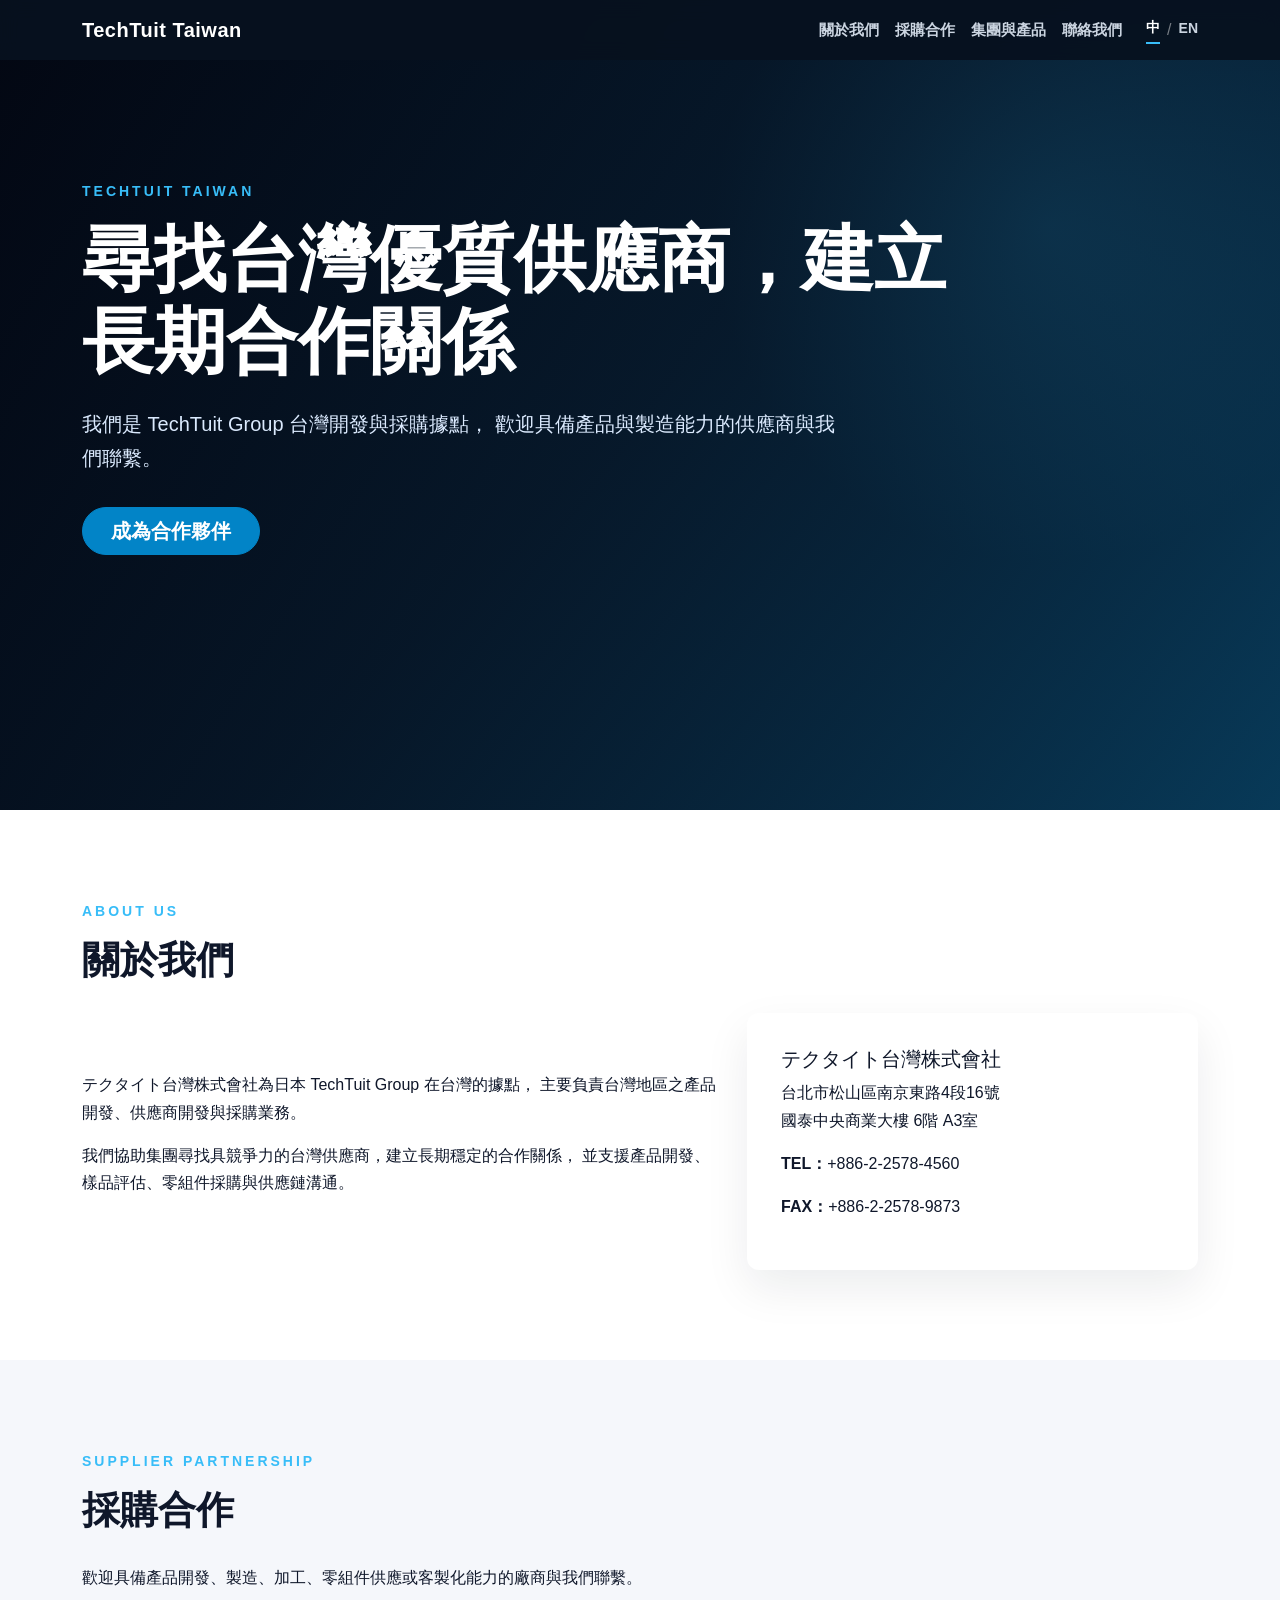
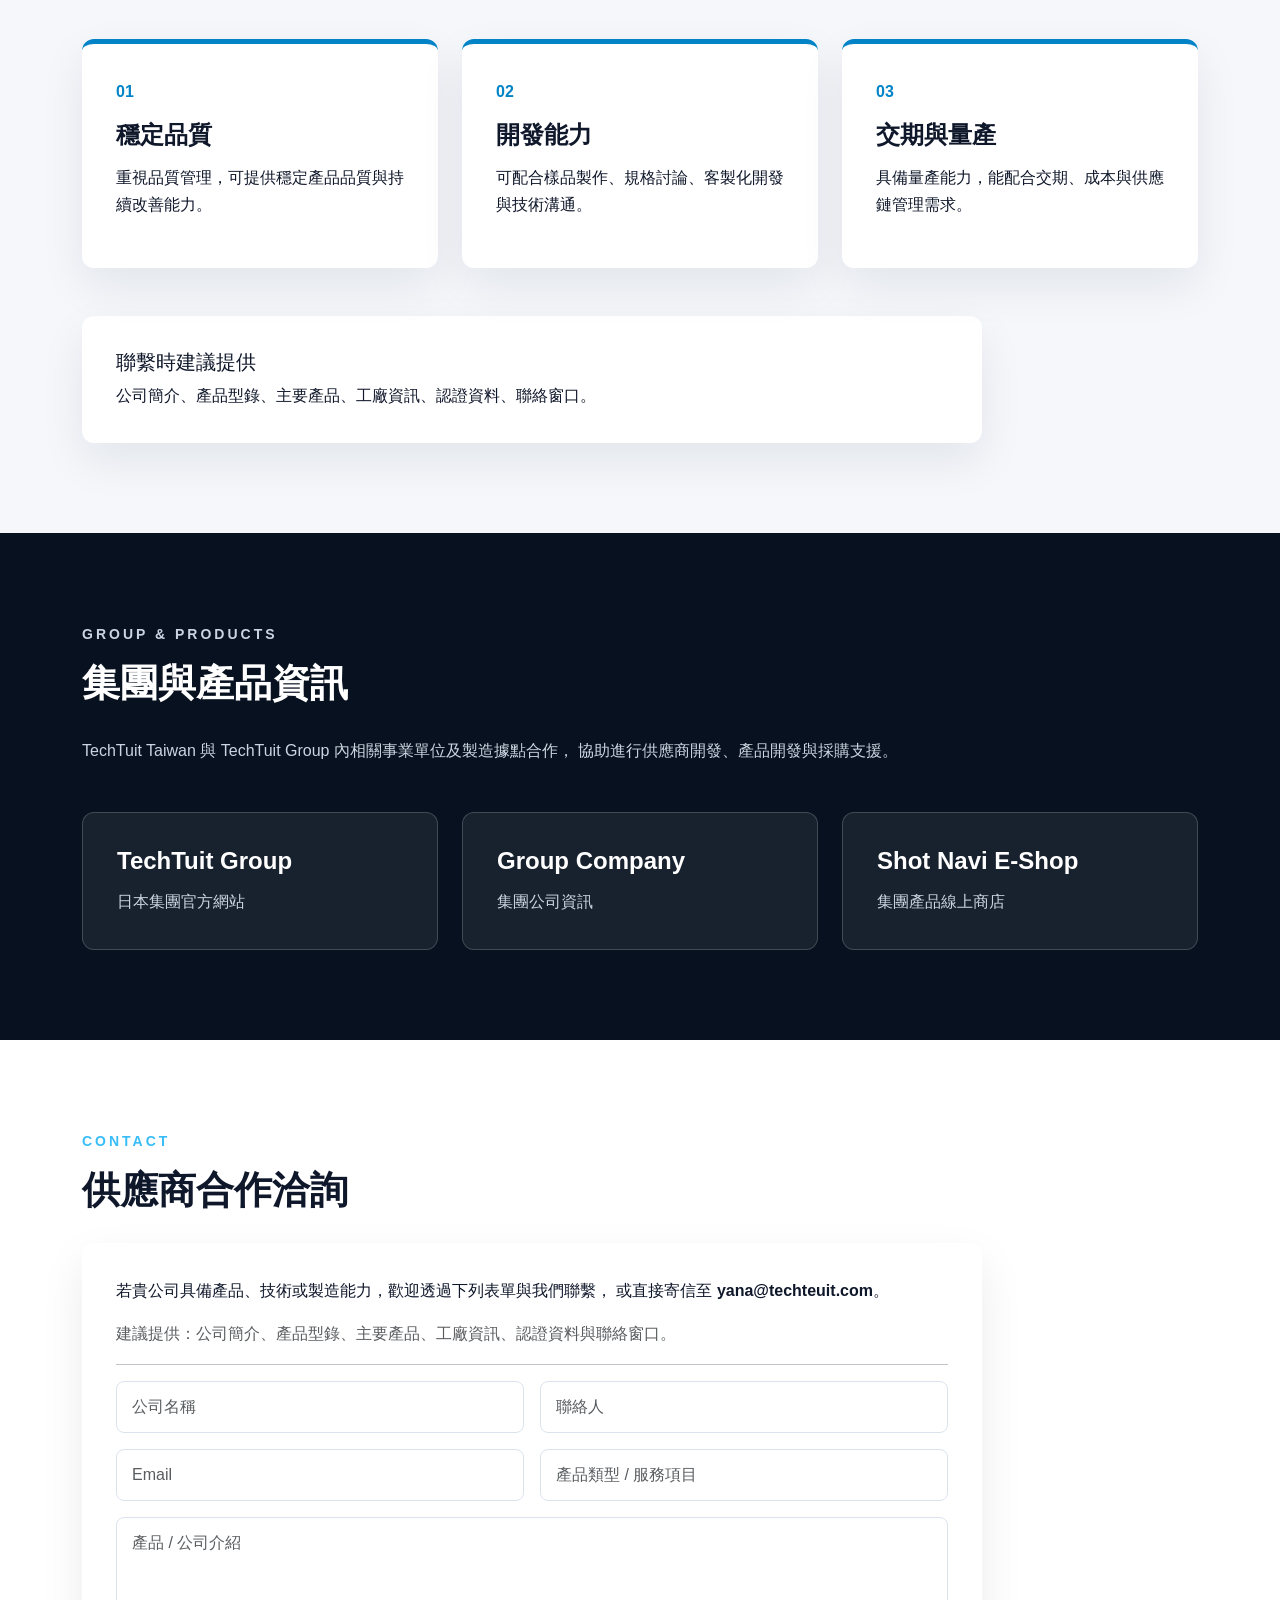
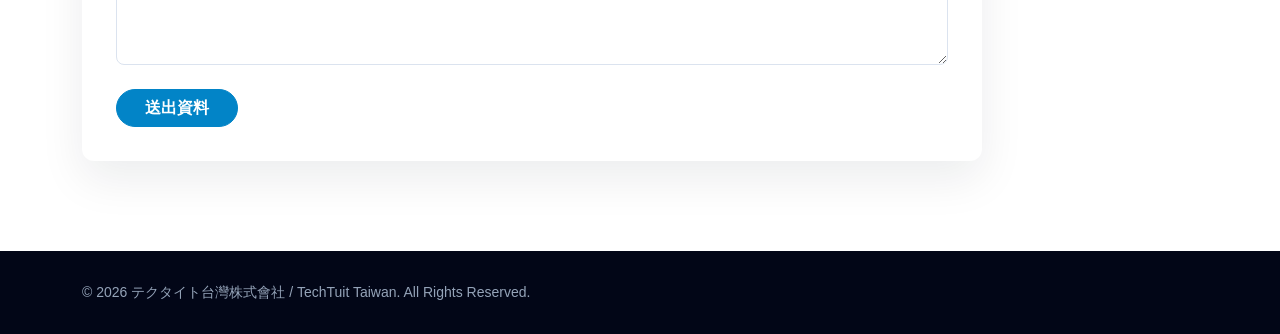
<file: index.html>
<!doctype html>
<html lang="zh-Hant">
<head>
  <meta charset="utf-8">
  <meta name="viewport" content="width=device-width, initial-scale=1">
  <title>テクタイト台灣株式會社｜TechTuit Taiwan</title>

  <link href="https://cdn.jsdelivr.net/npm/bootstrap@5.3.3/dist/css/bootstrap.min.css" rel="stylesheet">
  <link href="style.css" rel="stylesheet">
</head>

<body>

<nav class="navbar navbar-expand-lg navbar-dark fixed-top">
  <div class="container">
    <a class="navbar-brand fw-bold" href="index.html">TechTuit Taiwan</a>

    <button class="navbar-toggler" type="button" data-bs-toggle="collapse" data-bs-target="#nav">
      <span class="navbar-toggler-icon"></span>
    </button>

    <div id="nav" class="collapse navbar-collapse">
      <ul class="navbar-nav ms-auto">
        <li class="nav-item"><a class="nav-link" href="#about">關於我們</a></li>
        <li class="nav-item"><a class="nav-link" href="#supplier">採購合作</a></li>
        <li class="nav-item"><a class="nav-link" href="#group">集團與產品</a></li>
        <li class="nav-item"><a class="nav-link" href="#contact">聯絡我們</a></li>
      </ul>

      <div class="lang-switch ms-lg-3 mt-3 mt-lg-0">
        <a href="index.html" class="active">中</a>
        <span>/</span>
        <a href="en/index.html">EN</a>
      </div>
    </div>
  </div>
</nav>

<header class="hero">
  <div class="container">
    <p class="eyebrow">TechTuit Taiwan</p>
    <h1>尋找台灣優質供應商，建立長期合作關係</h1>
    <p class="lead">
      我們是 TechTuit Group 台灣開發與採購據點，
      歡迎具備產品與製造能力的供應商與我們聯繫。
    </p>
    <a href="#contact" class="btn btn-primary btn-lg mt-3">成為合作夥伴</a>
  </div>
</header>

<section id="about" class="section">
  <div class="container">
    <p class="section-label">About Us</p>
    <h2>關於我們</h2>

    <div class="row align-items-center g-4">
      <div class="col-lg-7">
        <p>
          テクタイト台灣株式會社為日本 TechTuit Group 在台灣的據點，
          主要負責台灣地區之產品開發、供應商開發與採購業務。
        </p>
        <p>
          我們協助集團尋找具競爭力的台灣供應商，建立長期穩定的合作關係，
          並支援產品開發、樣品評估、零組件採購與供應鏈溝通。
        </p>
      </div>

      <div class="col-lg-5">
        <div class="info-card">
          <h5>テクタイト台灣株式會社</h5>
          <p>台北市松山區南京東路4段16號<br>國泰中央商業大樓 6階 A3室</p>
          <p><strong>TEL：</strong>+886-2-2578-4560</p>
          <p><strong>FAX：</strong>+886-2-2578-9873</p>
        </div>
      </div>
    </div>
  </div>
</section>

<section id="supplier" class="section section-light">
  <div class="container">
    <p class="section-label">Supplier Partnership</p>
    <h2>採購合作</h2>

    <p class="mb-5">
      歡迎具備產品開發、製造、加工、零組件供應或客製化能力的廠商與我們聯繫。
    </p>

    <div class="row g-4">
      <div class="col-md-4">
        <div class="card-box">
          <span>01</span>
          <h4>穩定品質</h4>
          <p>重視品質管理，可提供穩定產品品質與持續改善能力。</p>
        </div>
      </div>

      <div class="col-md-4">
        <div class="card-box">
          <span>02</span>
          <h4>開發能力</h4>
          <p>可配合樣品製作、規格討論、客製化開發與技術溝通。</p>
        </div>
      </div>

      <div class="col-md-4">
        <div class="card-box">
          <span>03</span>
          <h4>交期與量產</h4>
          <p>具備量產能力，能配合交期、成本與供應鏈管理需求。</p>
        </div>
      </div>
    </div>

    <div class="contact-box mt-5">
      <h5>聯繫時建議提供</h5>
      <p class="mb-0">公司簡介、產品型錄、主要產品、工廠資訊、認證資料、聯絡窗口。</p>
    </div>
  </div>
</section>

<section id="group" class="section section-dark">
  <div class="container">
    <p class="section-label">Group & Products</p>
    <h2>集團與產品資訊</h2>

    <p>
      TechTuit Taiwan 與 TechTuit Group 內相關事業單位及製造據點合作，
      協助進行供應商開發、產品開發與採購支援。
    </p>

    <div class="row g-4 mt-4">
      <div class="col-md-4">
        <a class="link-card" href="https://www.techtuit.co.jp/" target="_blank">
          <h4>TechTuit Group</h4>
          <p>日本集團官方網站</p>
        </a>
      </div>

      <div class="col-md-4">
        <a class="link-card" href="https://www.techtuit.co.jp/abouttechtuit/group/" target="_blank">
          <h4>Group Company</h4>
          <p>集團公司資訊</p>
        </a>
      </div>

      <div class="col-md-4">
        <a class="link-card" href="https://online-shop.shotnavi.jp/" target="_blank">
          <h4>Shot Navi E-Shop</h4>
          <p>集團產品線上商店</p>
        </a>
      </div>
    </div>
  </div>
</section>

<section id="contact" class="section">
  <div class="container">
    <p class="section-label">Contact</p>
    <h2>供應商合作洽詢</h2>

    <div class="contact-box">
      <p>
        若貴公司具備產品、技術或製造能力，歡迎透過下列表單與我們聯繫，
        或直接寄信至 <strong>yana@techteuit.com</strong>。
      </p>

      <p class="text-muted">
        建議提供：公司簡介、產品型錄、主要產品、工廠資訊、認證資料與聯絡窗口。
      </p>

      <hr>

      <form action="https://formspree.io/f/你的ID" method="POST">
        <div class="row g-3">
          <div class="col-md-6">
            <input type="text" name="company" class="form-control" placeholder="公司名稱" required>
          </div>

          <div class="col-md-6">
            <input type="text" name="name" class="form-control" placeholder="聯絡人" required>
          </div>

          <div class="col-md-6">
            <input type="email" name="email" class="form-control" placeholder="Email" required>
          </div>

          <div class="col-md-6">
            <input type="text" name="product" class="form-control" placeholder="產品類型 / 服務項目">
          </div>

          <div class="col-12">
            <textarea name="message" class="form-control" rows="5" placeholder="產品 / 公司介紹"></textarea>
          </div>
        </div>

        <input type="hidden" name="_subject" value="Supplier Contact - TechTuit Taiwan">

        <button type="submit" class="btn btn-primary mt-4">送出資料</button>
      </form>
    </div>
  </div>
</section>

<footer>
  <div class="container">
    © 2026 テクタイト台灣株式會社 / TechTuit Taiwan. All Rights Reserved.
  </div>
</footer>

<button id="topBtn">↑</button>

<script src="https://cdn.jsdelivr.net/npm/bootstrap@5.3.3/dist/js/bootstrap.bundle.min.js"></script>
<script src="main.js"></script>

</body>
</html>
</file>
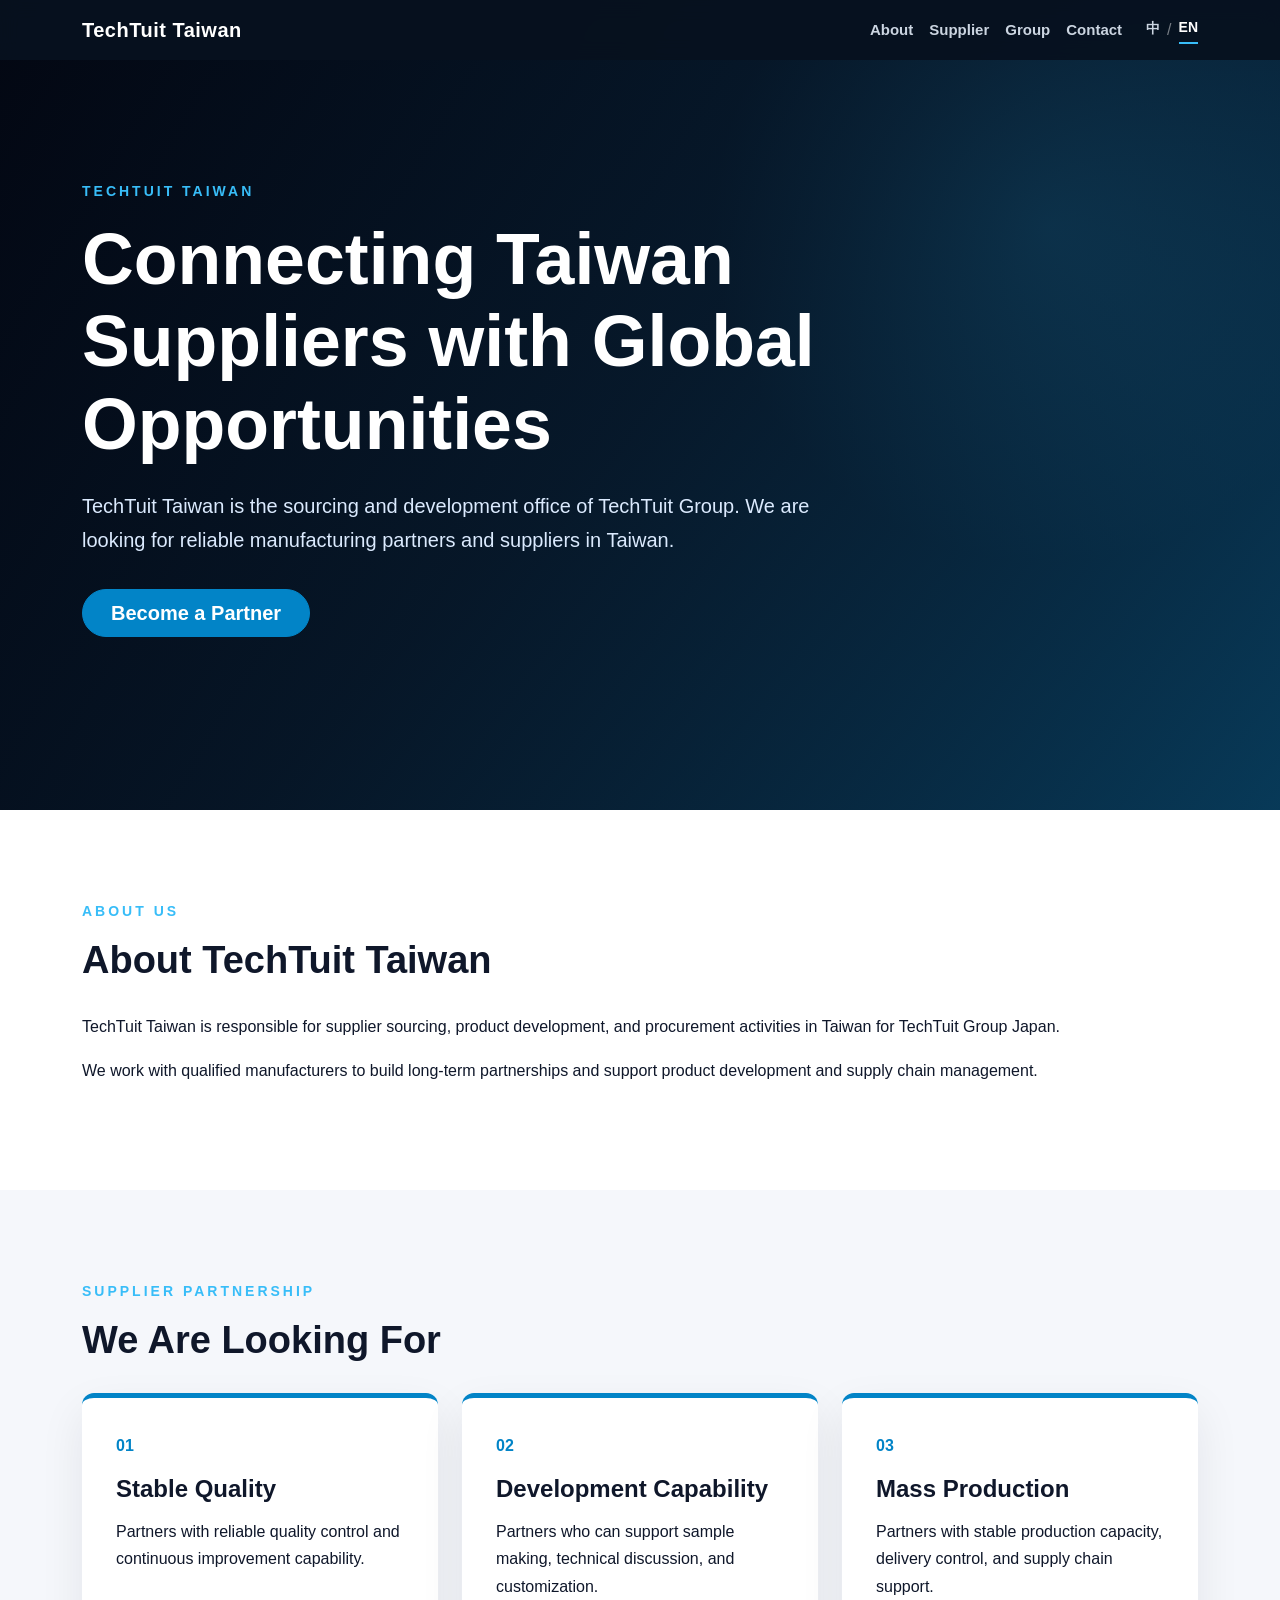
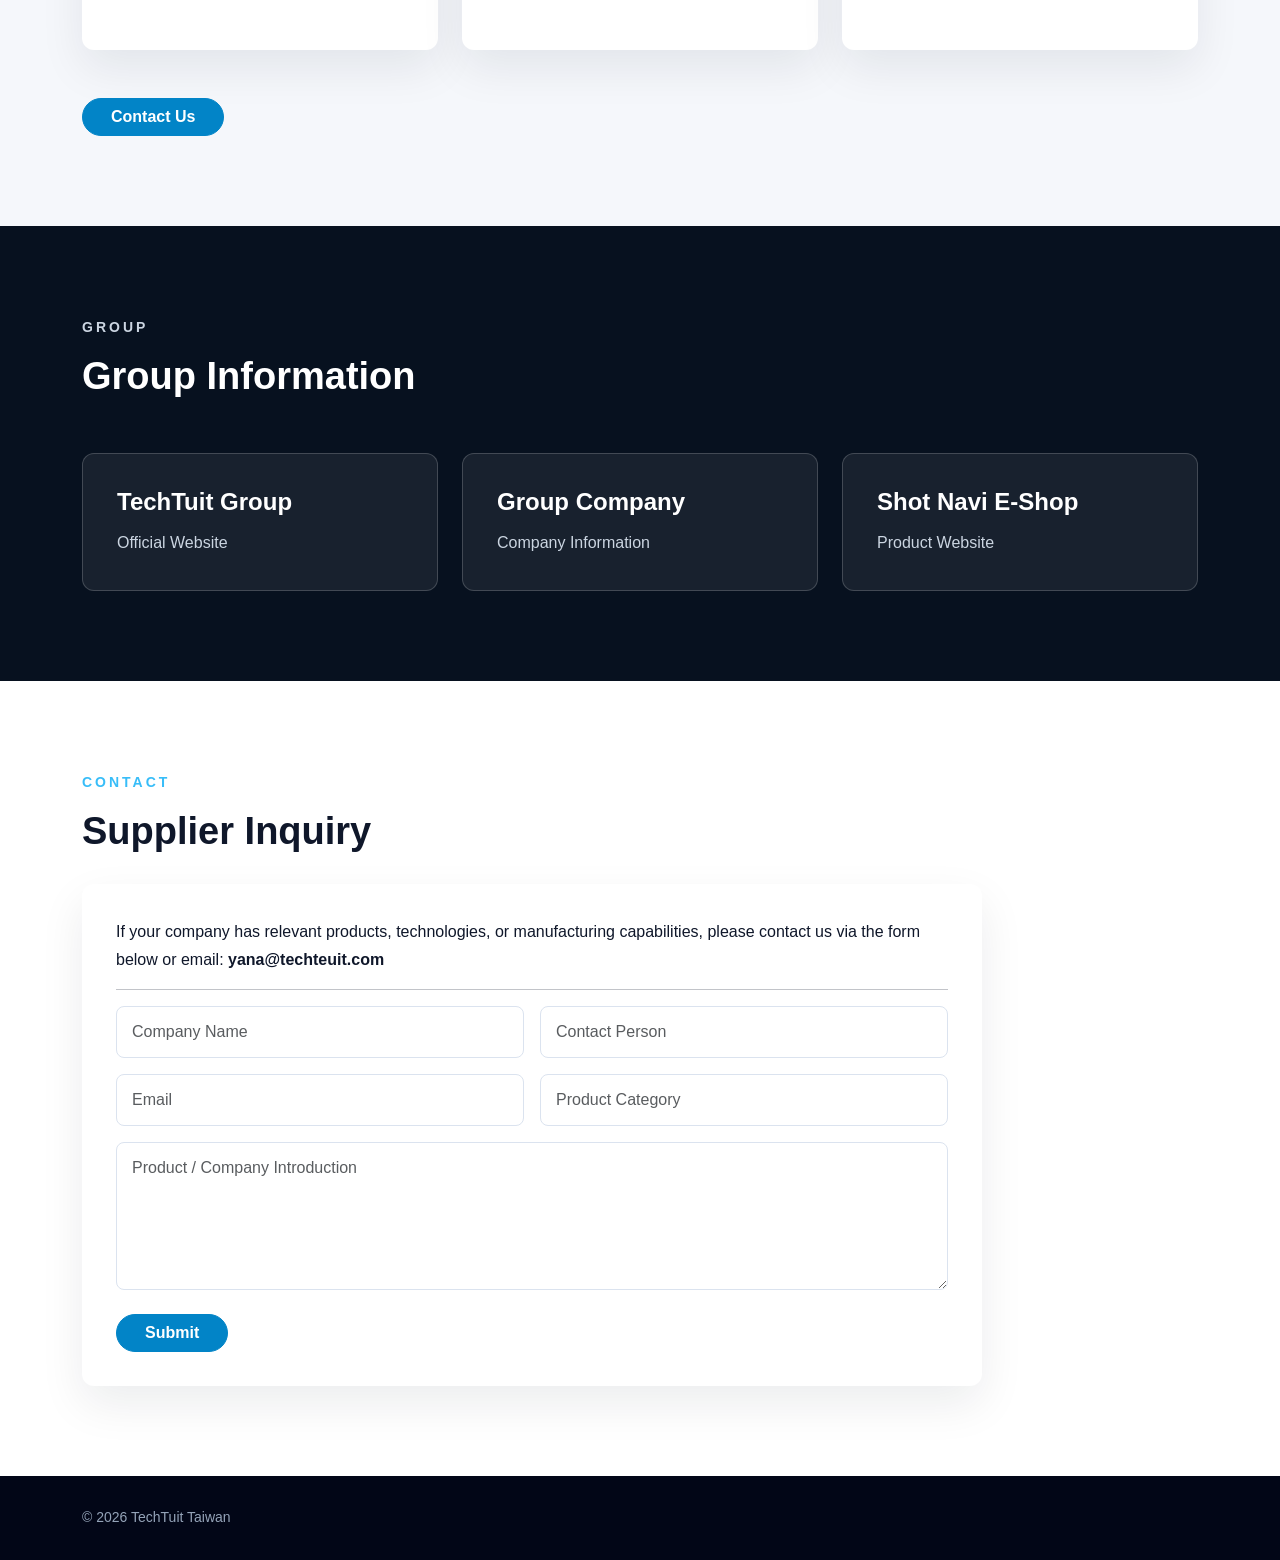
<file: en/index.html>
<!doctype html>
<html lang="en">
<head>
  <meta charset="utf-8">
  <meta name="viewport" content="width=device-width, initial-scale=1">
  <title>TechTuit Taiwan</title>

  <link href="https://cdn.jsdelivr.net/npm/bootstrap@5.3.3/dist/css/bootstrap.min.css" rel="stylesheet">
  <link href="../style.css" rel="stylesheet">
</head>

<body>

<nav class="navbar navbar-expand-lg navbar-dark fixed-top">
  <div class="container">
    <a class="navbar-brand fw-bold" href="../index.html">TechTuit Taiwan</a>

    <button class="navbar-toggler" type="button" data-bs-toggle="collapse" data-bs-target="#nav">
      <span class="navbar-toggler-icon"></span>
    </button>

    <div id="nav" class="collapse navbar-collapse">
      <ul class="navbar-nav ms-auto">
        <li class="nav-item"><a class="nav-link" href="#about">About</a></li>
        <li class="nav-item"><a class="nav-link" href="#supplier">Supplier</a></li>
        <li class="nav-item"><a class="nav-link" href="#group">Group</a></li>
        <li class="nav-item"><a class="nav-link" href="#contact">Contact</a></li>
      </ul>

      <div class="lang-switch ms-lg-3 mt-3 mt-lg-0">
        <a href="../index.html">中</a>
        <span>/</span>
        <a href="index.html" class="active">EN</a>
      </div>
    </div>
  </div>
</nav>

<header class="hero">
  <div class="container">
    <p class="eyebrow">TechTuit Taiwan</p>
    <h1>Connecting Taiwan Suppliers with Global Opportunities</h1>
    <p class="lead">
      TechTuit Taiwan is the sourcing and development office of TechTuit Group.
      We are looking for reliable manufacturing partners and suppliers in Taiwan.
    </p>
    <a href="#contact" class="btn btn-primary btn-lg mt-3">Become a Partner</a>
  </div>
</header>

<section id="about" class="section">
  <div class="container">
    <p class="section-label">About Us</p>
    <h2>About TechTuit Taiwan</h2>

    <p>
      TechTuit Taiwan is responsible for supplier sourcing, product development,
      and procurement activities in Taiwan for TechTuit Group Japan.
    </p>

    <p>
      We work with qualified manufacturers to build long-term partnerships
      and support product development and supply chain management.
    </p>
  </div>
</section>

<section id="supplier" class="section section-light">
  <div class="container">
    <p class="section-label">Supplier Partnership</p>
    <h2>We Are Looking For</h2>

    <div class="row g-4">
      <div class="col-md-4">
        <div class="card-box">
          <span>01</span>
          <h4>Stable Quality</h4>
          <p>Partners with reliable quality control and continuous improvement capability.</p>
        </div>
      </div>

      <div class="col-md-4">
        <div class="card-box">
          <span>02</span>
          <h4>Development Capability</h4>
          <p>Partners who can support sample making, technical discussion, and customization.</p>
        </div>
      </div>

      <div class="col-md-4">
        <div class="card-box">
          <span>03</span>
          <h4>Mass Production</h4>
          <p>Partners with stable production capacity, delivery control, and supply chain support.</p>
        </div>
      </div>
    </div>

    <div class="mt-5">
      <a href="#contact" class="btn btn-primary">Contact Us</a>
    </div>
  </div>
</section>

<section id="group" class="section section-dark">
  <div class="container">
    <p class="section-label">Group</p>
    <h2>Group Information</h2>

    <div class="row g-4 mt-4">
      <div class="col-md-4">
        <a class="link-card" href="https://www.techtuit.co.jp/" target="_blank">
          <h4>TechTuit Group</h4>
          <p>Official Website</p>
        </a>
      </div>

      <div class="col-md-4">
        <a class="link-card" href="https://www.techtuit.co.jp/abouttechtuit/group/" target="_blank">
          <h4>Group Company</h4>
          <p>Company Information</p>
        </a>
      </div>

      <div class="col-md-4">
        <a class="link-card" href="https://online-shop.shotnavi.jp/" target="_blank">
          <h4>Shot Navi E-Shop</h4>
          <p>Product Website</p>
        </a>
      </div>
    </div>
  </div>
</section>

<section id="contact" class="section">
  <div class="container">
    <p class="section-label">Contact</p>
    <h2>Supplier Inquiry</h2>

    <div class="contact-box">
      <p>
        If your company has relevant products, technologies, or manufacturing capabilities,
        please contact us via the form below or email:
        <strong>yana@techteuit.com</strong>
      </p>

      <hr>

      <form action="https://formspree.io/f/你的ID" method="POST">
        <div class="row g-3">

          <div class="col-md-6">
            <input type="text" name="company" class="form-control" placeholder="Company Name" required>
          </div>

          <div class="col-md-6">
            <input type="text" name="name" class="form-control" placeholder="Contact Person" required>
          </div>

          <div class="col-md-6">
            <input type="email" name="email" class="form-control" placeholder="Email" required>
          </div>

          <div class="col-md-6">
            <input type="text" name="product" class="form-control" placeholder="Product Category">
          </div>

          <div class="col-12">
            <textarea name="message" class="form-control" rows="5" placeholder="Product / Company Introduction"></textarea>
          </div>
        </div>

        <button type="submit" class="btn btn-primary mt-4">Submit</button>
      </form>
    </div>
  </div>
</section>

<footer>
  <div class="container">
    © 2026 TechTuit Taiwan
  </div>
</footer>

<button id="topBtn">↑</button>

<script src="https://cdn.jsdelivr.net/npm/bootstrap@5.3.3/dist/js/bootstrap.bundle.min.js"></script>
<script src="../main.js"></script>

</body>
</html>
</file>
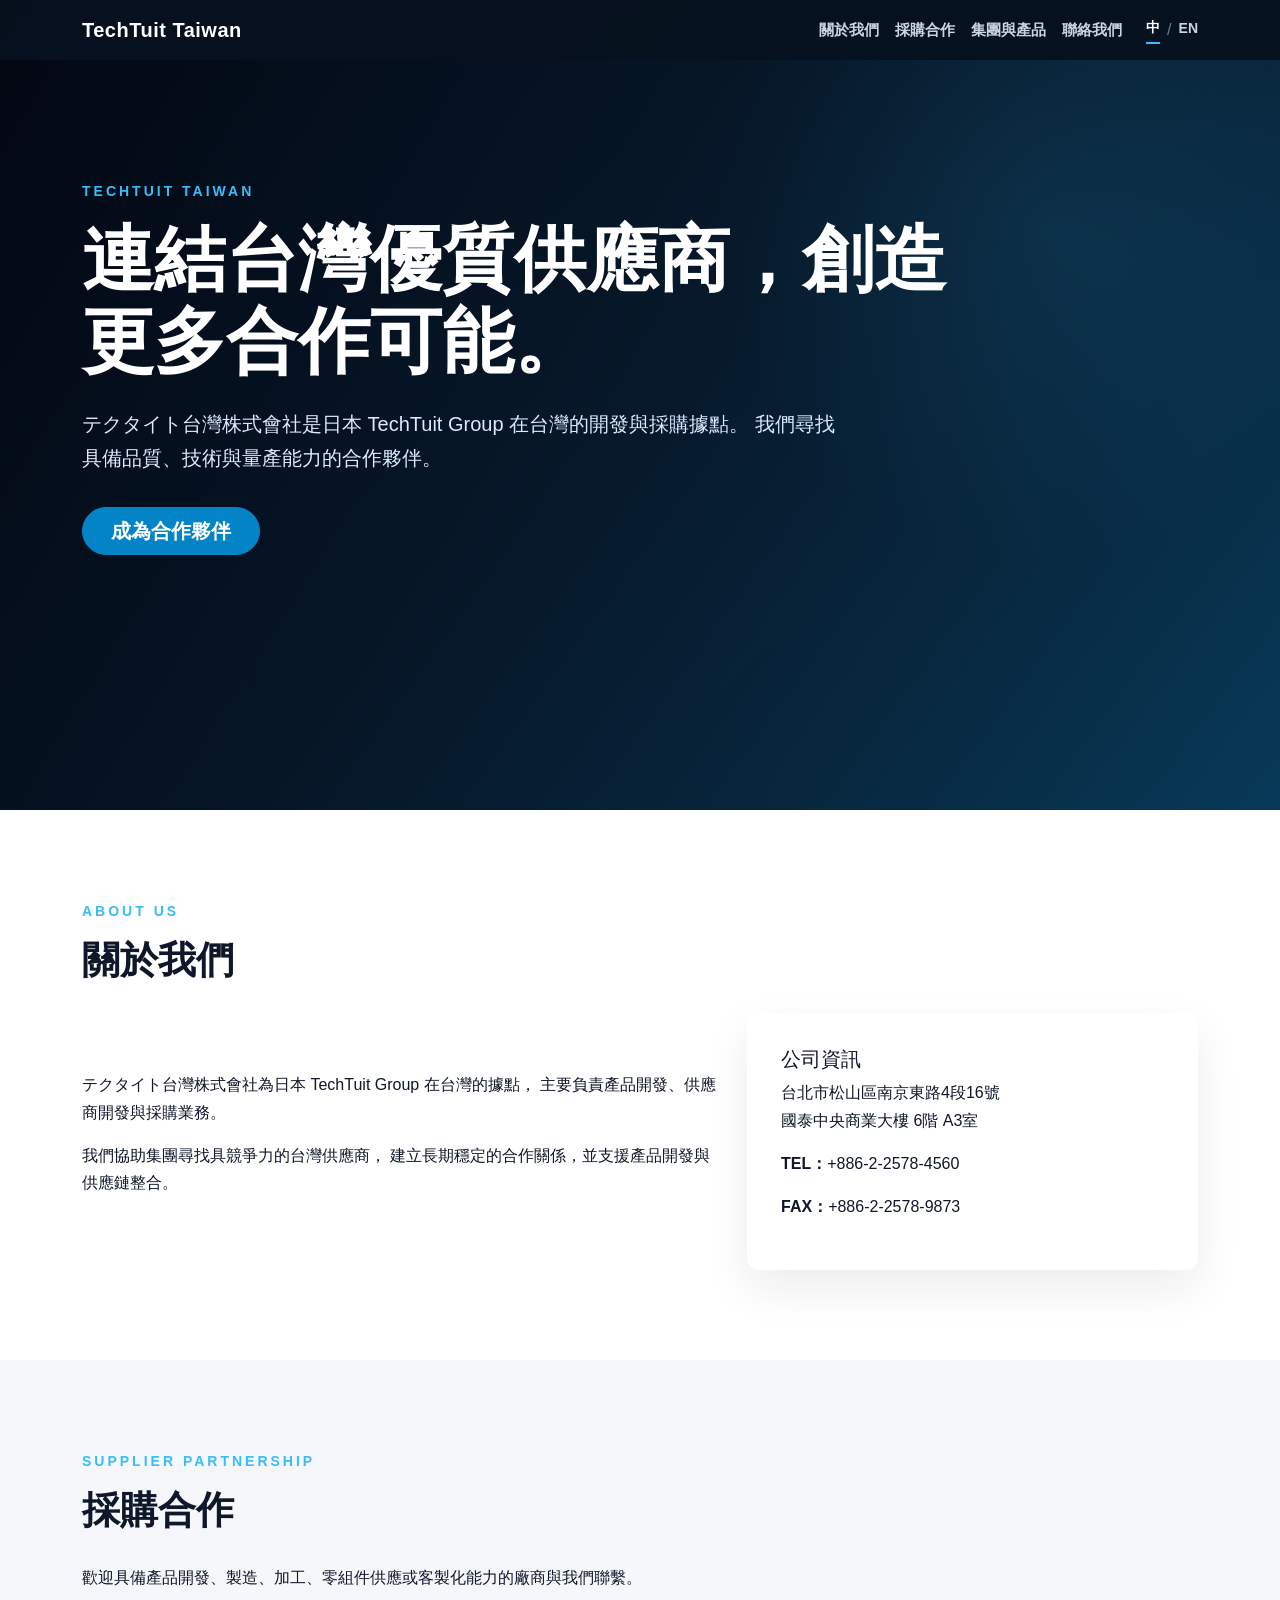
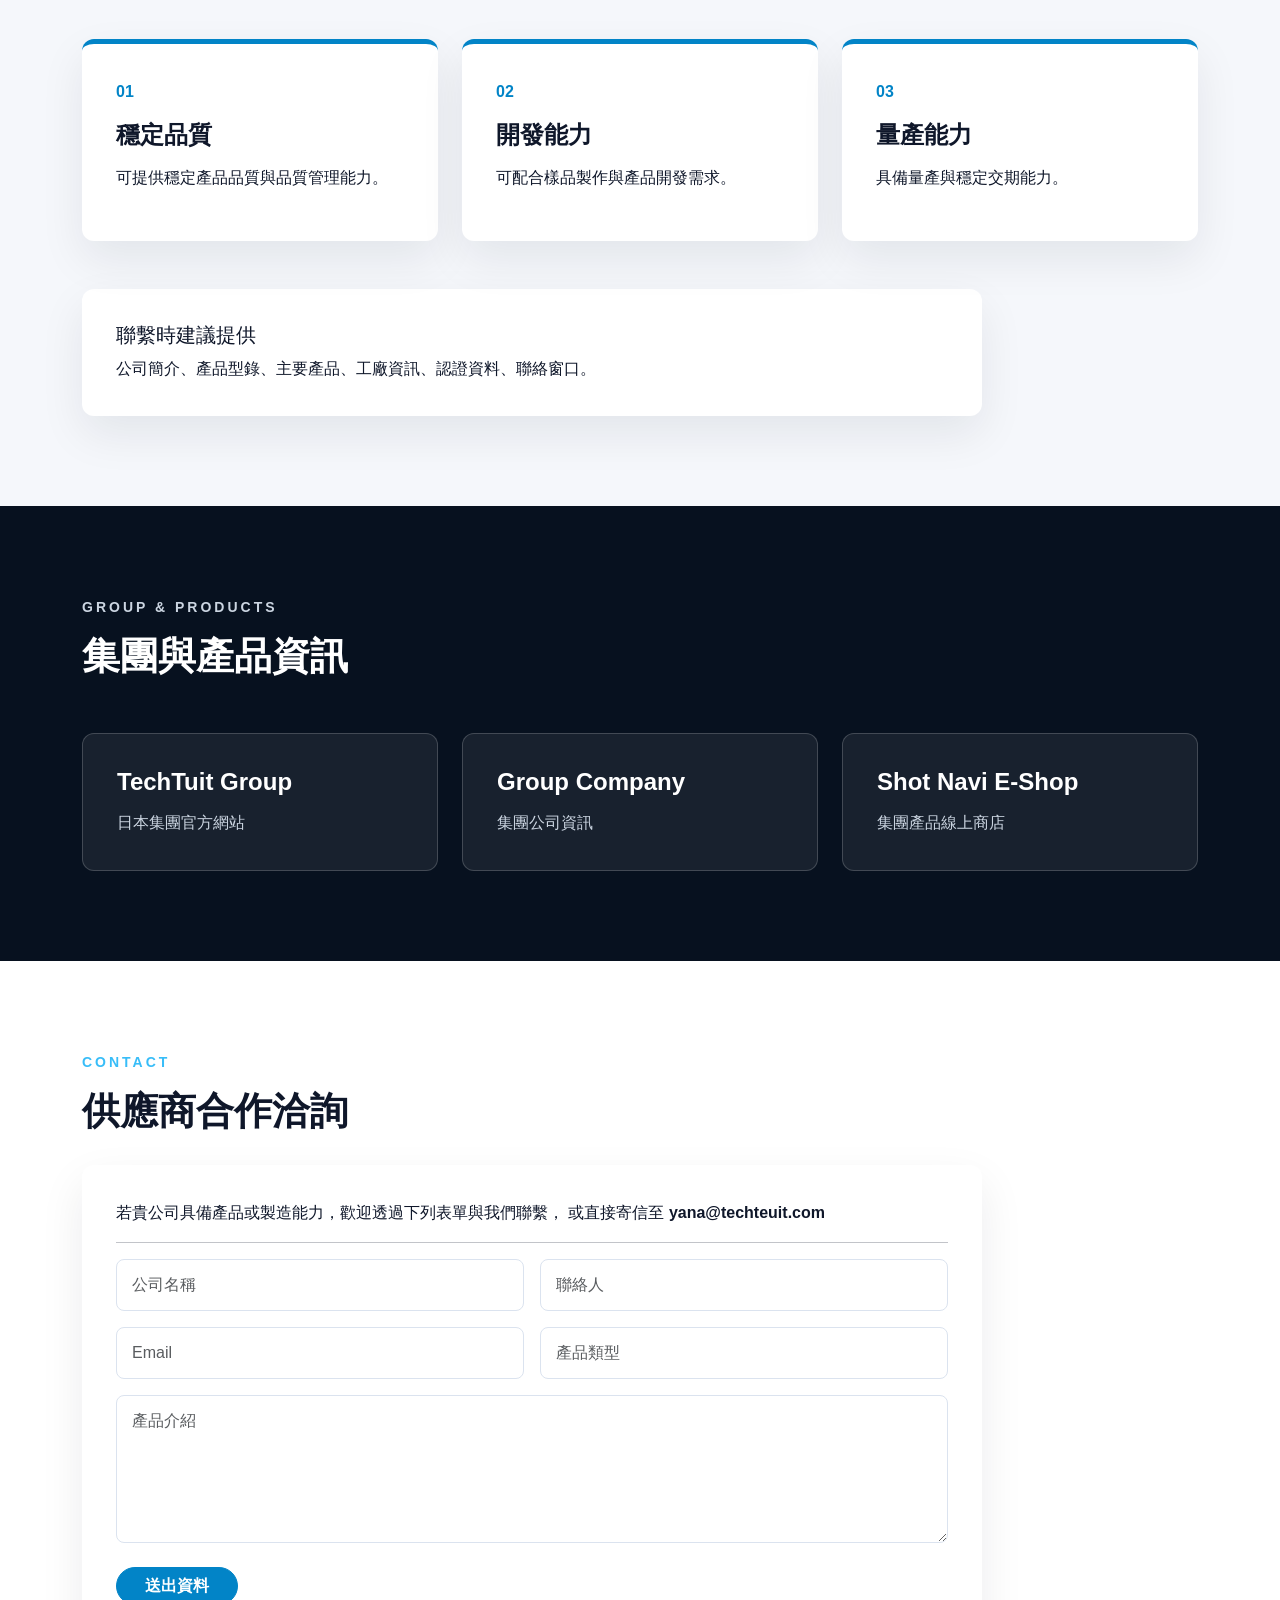
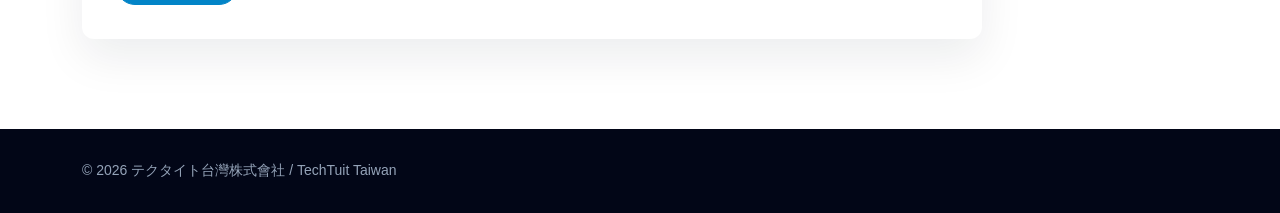
<file: zh/index.html>
<!doctype html>
<html lang="zh-Hant">
<head>
  <meta charset="utf-8">
  <meta name="viewport" content="width=device-width, initial-scale=1">
  <title>テクタイト台灣株式會社｜TechTuit Taiwan</title>

  <link href="https://cdn.jsdelivr.net/npm/bootstrap@5.3.3/dist/css/bootstrap.min.css" rel="stylesheet">
  <link href="../style.css" rel="stylesheet">
</head>

<body>

<nav class="navbar navbar-expand-lg navbar-dark fixed-top">
  <div class="container">
    <a class="navbar-brand fw-bold" href="index.html">TechTuit Taiwan</a>

    <button class="navbar-toggler" type="button" data-bs-toggle="collapse" data-bs-target="#nav">
      <span class="navbar-toggler-icon"></span>
    </button>

    <div id="nav" class="collapse navbar-collapse">
      <ul class="navbar-nav ms-auto">
        <li class="nav-item"><a class="nav-link" href="#about">關於我們</a></li>
        <li class="nav-item"><a class="nav-link" href="#supplier">採購合作</a></li>
        <li class="nav-item"><a class="nav-link" href="#group">集團與產品</a></li>
        <li class="nav-item"><a class="nav-link" href="#contact">聯絡我們</a></li>
      </ul>

      <div class="lang-switch ms-lg-3 mt-3 mt-lg-0">
        <a href="index.html" class="active">中</a>
        <span>/</span>
        <a href="../en/index.html">EN</a>
      </div>
    </div>
  </div>
</nav>

<header class="hero">
  <div class="container">
    <p class="eyebrow">TechTuit Taiwan</p>
    <h1>連結台灣優質供應商，創造更多合作可能。</h1>
    <p class="lead">
      テクタイト台灣株式會社是日本 TechTuit Group 在台灣的開發與採購據點。
      我們尋找具備品質、技術與量產能力的合作夥伴。
    </p>
    <a href="#contact" class="btn btn-primary btn-lg mt-3">成為合作夥伴</a>
  </div>
</header>

<section id="about" class="section">
  <div class="container">
    <p class="section-label">About Us</p>
    <h2>關於我們</h2>

    <div class="row align-items-center g-4">
      <div class="col-lg-7">
        <p>
          テクタイト台灣株式會社為日本 TechTuit Group 在台灣的據點，
          主要負責產品開發、供應商開發與採購業務。
        </p>
        <p>
          我們協助集團尋找具競爭力的台灣供應商，
          建立長期穩定的合作關係，並支援產品開發與供應鏈整合。
        </p>
      </div>

      <div class="col-lg-5">
        <div class="info-card">
          <h5>公司資訊</h5>
          <p>台北市松山區南京東路4段16號<br>國泰中央商業大樓 6階 A3室</p>
          <p><strong>TEL：</strong>+886-2-2578-4560</p>
          <p><strong>FAX：</strong>+886-2-2578-9873</p>
        </div>
      </div>
    </div>
  </div>
</section>

<section id="supplier" class="section section-light">
  <div class="container">
    <p class="section-label">Supplier Partnership</p>
    <h2>採購合作</h2>

    <p class="mb-5">
      歡迎具備產品開發、製造、加工、零組件供應或客製化能力的廠商與我們聯繫。
    </p>

    <div class="row g-4">
      <div class="col-md-4">
        <div class="card-box">
          <span>01</span>
          <h4>穩定品質</h4>
          <p>可提供穩定產品品質與品質管理能力。</p>
        </div>
      </div>

      <div class="col-md-4">
        <div class="card-box">
          <span>02</span>
          <h4>開發能力</h4>
          <p>可配合樣品製作與產品開發需求。</p>
        </div>
      </div>

      <div class="col-md-4">
        <div class="card-box">
          <span>03</span>
          <h4>量產能力</h4>
          <p>具備量產與穩定交期能力。</p>
        </div>
      </div>
    </div>

    <div class="contact-box mt-5">
      <h5>聯繫時建議提供</h5>
      <p class="mb-0">
        公司簡介、產品型錄、主要產品、工廠資訊、認證資料、聯絡窗口。
      </p>
    </div>
  </div>
</section>

<section id="group" class="section section-dark">
  <div class="container">
    <p class="section-label">Group & Products</p>
    <h2>集團與產品資訊</h2>

    <div class="row g-4 mt-4">
      <div class="col-md-4">
        <a class="link-card" href="https://www.techtuit.co.jp/" target="_blank">
          <h4>TechTuit Group</h4>
          <p>日本集團官方網站</p>
        </a>
      </div>

      <div class="col-md-4">
        <a class="link-card" href="https://www.techtuit.co.jp/abouttechtuit/group/" target="_blank">
          <h4>Group Company</h4>
          <p>集團公司資訊</p>
        </a>
      </div>

      <div class="col-md-4">
        <a class="link-card" href="https://online-shop.shotnavi.jp/" target="_blank">
          <h4>Shot Navi E-Shop</h4>
          <p>集團產品線上商店</p>
        </a>
      </div>
    </div>
  </div>
</section>

<section id="contact" class="section">
  <div class="container">
    <p class="section-label">Contact</p>
    <h2>供應商合作洽詢</h2>

    <div class="contact-box">
      <p>
        若貴公司具備產品或製造能力，歡迎透過下列表單與我們聯繫，
        或直接寄信至 <strong>yana@techteuit.com</strong>
      </p>

      <hr>

      <form action="https://formspree.io/f/你的ID" method="POST">
        <div class="row g-3">
          <div class="col-md-6">
            <input type="text" name="company" class="form-control" placeholder="公司名稱" required>
          </div>

          <div class="col-md-6">
            <input type="text" name="name" class="form-control" placeholder="聯絡人" required>
          </div>

          <div class="col-md-6">
            <input type="email" name="email" class="form-control" placeholder="Email" required>
          </div>

          <div class="col-md-6">
            <input type="text" name="product" class="form-control" placeholder="產品類型">
          </div>

          <div class="col-12">
            <textarea name="message" class="form-control" rows="5" placeholder="產品介紹"></textarea>
          </div>
        </div>

        <button type="submit" class="btn btn-primary mt-4">送出資料</button>
      </form>
    </div>
  </div>
</section>

<footer>
  <div class="container">
    © 2026 テクタイト台灣株式會社 / TechTuit Taiwan
  </div>
</footer>

<button id="topBtn">↑</button>

<script src="https://cdn.jsdelivr.net/npm/bootstrap@5.3.3/dist/js/bootstrap.bundle.min.js"></script>
<script src="../main.js"></script>

</body>
</html>
</file>
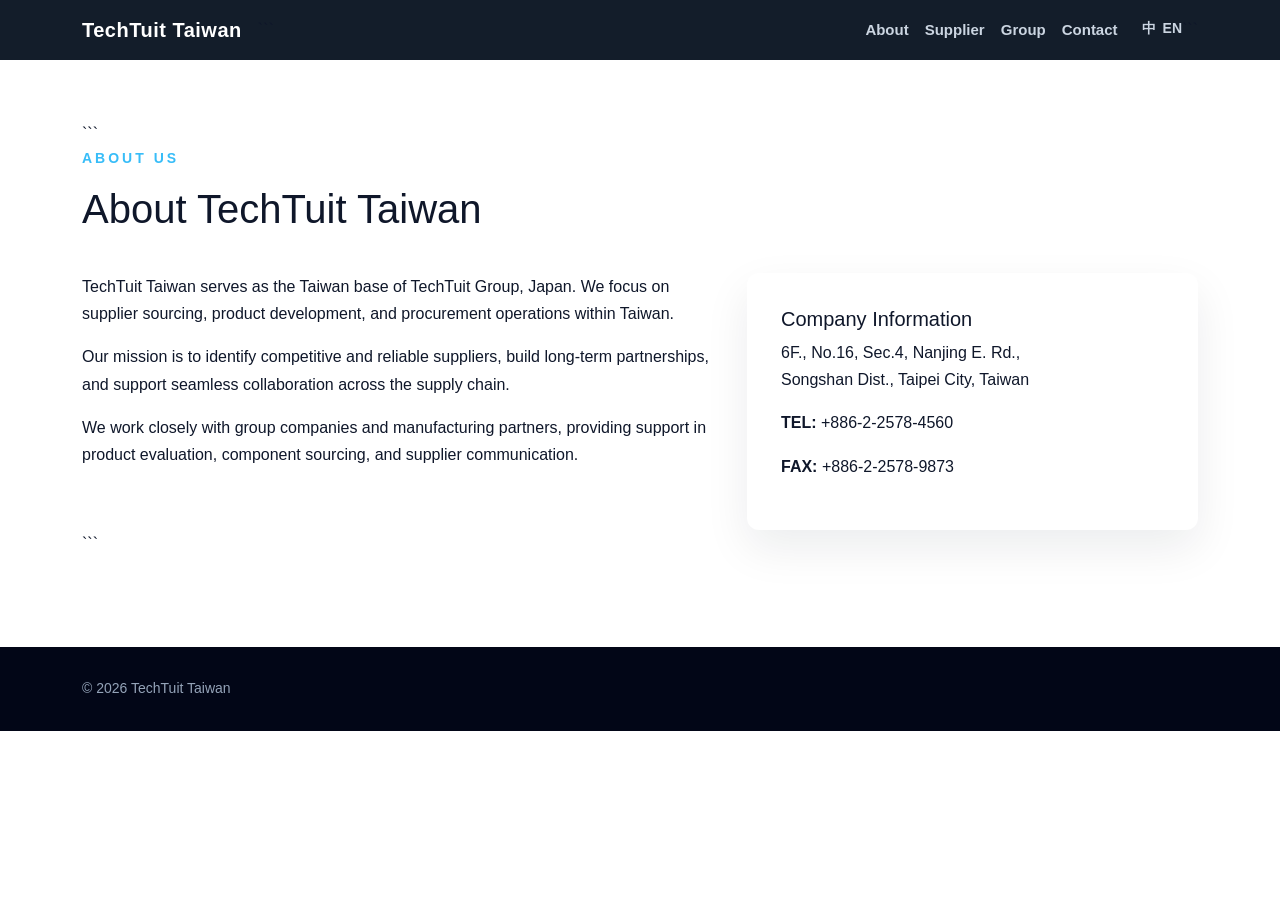
<file: en/about.html>
<!doctype html>

<html lang="en">
<head>
  <meta charset="utf-8">
  <meta name="viewport" content="width=device-width, initial-scale=1">

  <title>About Us｜TechTuit Taiwan</title>
  <meta name="description" content="TechTuit Taiwan specializes in supplier sourcing, product development, and procurement support in Taiwan.">

  <link href="https://cdn.jsdelivr.net/npm/bootstrap@5.3.3/dist/css/bootstrap.min.css" rel="stylesheet">
  <link href="../style.css" rel="stylesheet">
</head>

<body>

<!-- NAV -->

<nav class="navbar navbar-expand-lg navbar-dark fixed-top">
  <div class="container">
    <a class="navbar-brand fw-bold" href="index.html">TechTuit Taiwan</a>

```
<button class="navbar-toggler" type="button" data-bs-toggle="collapse" data-bs-target="#nav">
  <span class="navbar-toggler-icon"></span>
</button>

<div id="nav" class="collapse navbar-collapse">
  <ul class="navbar-nav ms-auto">
    <li class="nav-item"><a class="nav-link active" href="about.html">About</a></li>
    <li class="nav-item"><a class="nav-link" href="supplier.html">Supplier</a></li>
    <li class="nav-item"><a class="nav-link" href="group.html">Group</a></li>
    <li class="nav-item"><a class="nav-link" href="contact.html">Contact</a></li>
  </ul>

  <!-- Language -->
  <div class="lang-switch ms-lg-3 mt-3 mt-lg-0">
    <a href="../zh/about.html">中</a>
    <a href="about.html">EN</a>
  </div>
</div>
```

  </div>
</nav>

<!-- CONTENT -->

<section class="section" style="padding-top:120px;">
  <div class="container">

```
<p class="section-label">About Us</p>
<h1>About TechTuit Taiwan</h1>

<div class="row g-4 mt-3">
  <div class="col-lg-7">

    <p>
      TechTuit Taiwan serves as the Taiwan base of TechTuit Group, Japan.
      We focus on supplier sourcing, product development, and procurement operations
      within Taiwan.
    </p>

    <p>
      Our mission is to identify competitive and reliable suppliers,
      build long-term partnerships, and support seamless collaboration
      across the supply chain.
    </p>

    <p>
      We work closely with group companies and manufacturing partners,
      providing support in product evaluation, component sourcing,
      and supplier communication.
    </p>

  </div>

  <div class="col-lg-5">
    <div class="info-card">
      <h5>Company Information</h5>
      <p>
        6F., No.16, Sec.4, Nanjing E. Rd.,<br>
        Songshan Dist., Taipei City, Taiwan
      </p>
      <p><strong>TEL:</strong> +886-2-2578-4560</p>
      <p><strong>FAX:</strong> +886-2-2578-9873</p>
    </div>
  </div>
</div>
```

  </div>
</section>

<!-- FOOTER -->

<footer>
  <div class="container">
    © 2026 TechTuit Taiwan
  </div>
</footer>

<button id="topBtn">↑</button>

<script src="https://cdn.jsdelivr.net/npm/bootstrap@5.3.3/dist/js/bootstrap.bundle.min.js"></script>

<script src="../main.js"></script>

</body>
</html>
</file>
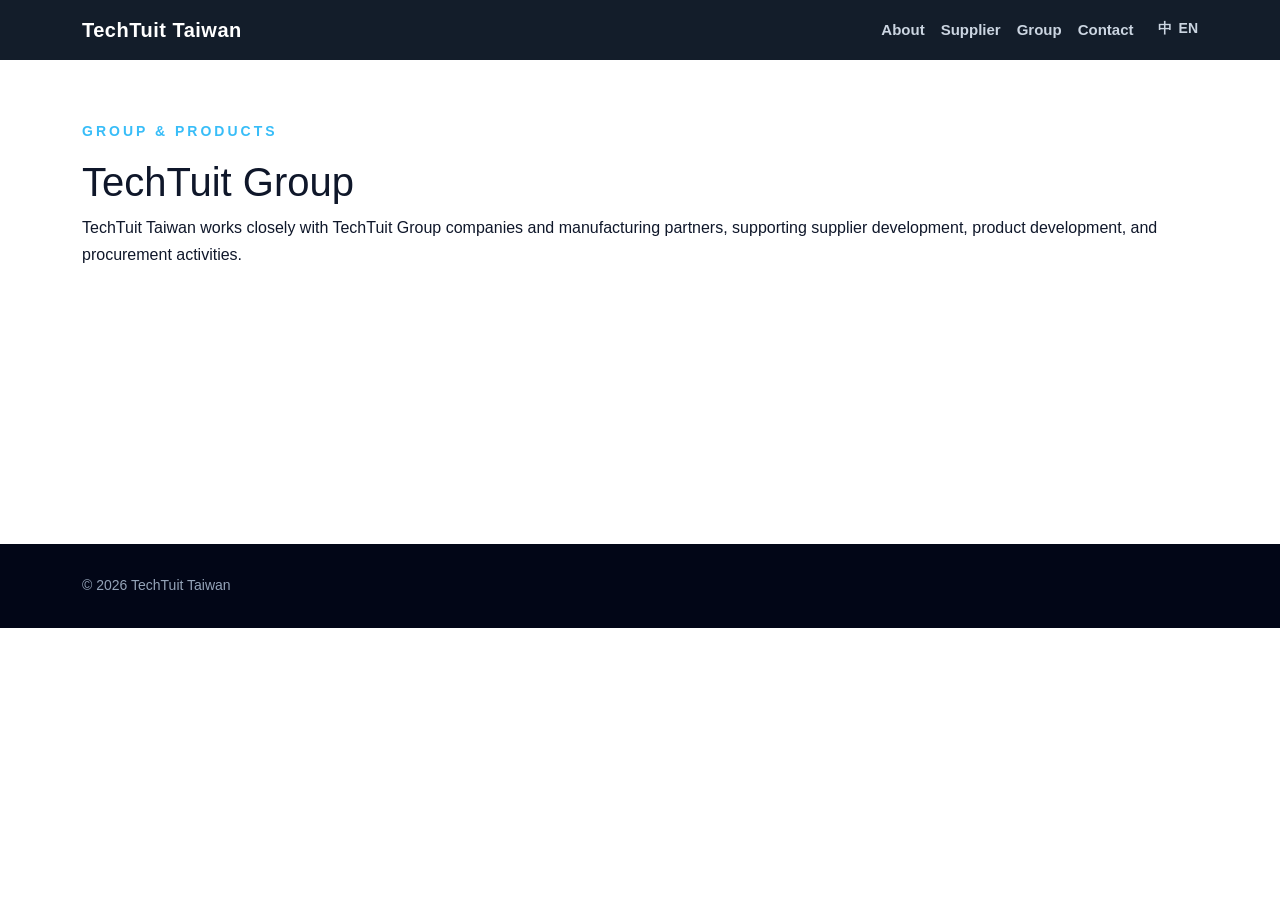
<file: en/group.html>
<!doctype html>
<html lang="en">
<head>
  <meta charset="utf-8">
  <meta name="viewport" content="width=device-width, initial-scale=1">

  <title>Group & Products｜TechTuit Taiwan</title>
  <meta name="description" content="TechTuit Group information and product links.">

  <link href="https://cdn.jsdelivr.net/npm/bootstrap@5.3.3/dist/css/bootstrap.min.css" rel="stylesheet">
  <link href="../style.css" rel="stylesheet">
</head>

<body>

<!-- NAV -->
<nav class="navbar navbar-expand-lg navbar-dark fixed-top">
  <div class="container">
    <a class="navbar-brand fw-bold" href="index.html">TechTuit Taiwan</a>

    <button class="navbar-toggler" type="button" data-bs-toggle="collapse" data-bs-target="#nav">
      <span class="navbar-toggler-icon"></span>
    </button>

    <div id="nav" class="collapse navbar-collapse">
      <ul class="navbar-nav ms-auto">
        <li class="nav-item"><a class="nav-link" href="about.html">About</a></li>
        <li class="nav-item"><a class="nav-link" href="supplier.html">Supplier</a></li>
        <li class="nav-item"><a class="nav-link active" href="group.html">Group</a></li>
        <li class="nav-item"><a class="nav-link" href="contact.html">Contact</a></li>
      </ul>

      <!-- Language -->
      <div class="lang-switch ms-lg-3 mt-3 mt-lg-0">
        <a href="../zh/group.html">中</a>
        <a href="group.html">EN</a>
      </div>
    </div>
  </div>
</nav>

<!-- CONTENT -->
<section class="section" style="padding-top:120px;">
  <div class="container">

    <p class="section-label">Group & Products</p>
    <h1>TechTuit Group</h1>

    <p class="mb-4">
      TechTuit Taiwan works closely with TechTuit Group companies and manufacturing partners,
      supporting supplier development, product development, and procurement activities.
    </p>

    <div class="row g-4 mt-3">

      <div class="col-md-4">
        <a class="link-card" href="https://www.techtuit.co.jp/" target="_blank">
          <h4>TechTuit Group</h4>
          <p>Official Website</p>
        </a>
      </div>

      <div class="col-md-4">
        <a class="link-card" href="https://www.techtuit.co.jp/abouttechtuit/group/" target="_blank">
          <h4>Group Company</h4>
          <p>Company Information</p>
        </a>
      </div>

      <div class="col-md-4">
        <a class="link-card" href="https://online-shop.shotnavi.jp/" target="_blank">
          <h4>Shot Navi E-Shop</h4>
          <p>Product Website</p>
        </a>
      </div>

    </div>

  </div>
</section>

<!-- FOOTER -->
<footer>
  <div class="container">
    © 2026 TechTuit Taiwan
  </div>
</footer>

<button id="topBtn">↑</button>

<script src="https://cdn.jsdelivr.net/npm/bootstrap@5.3.3/dist/js/bootstrap.bundle.min.js"></script>
<script src="../main.js"></script>

</body>
</html>
</file>
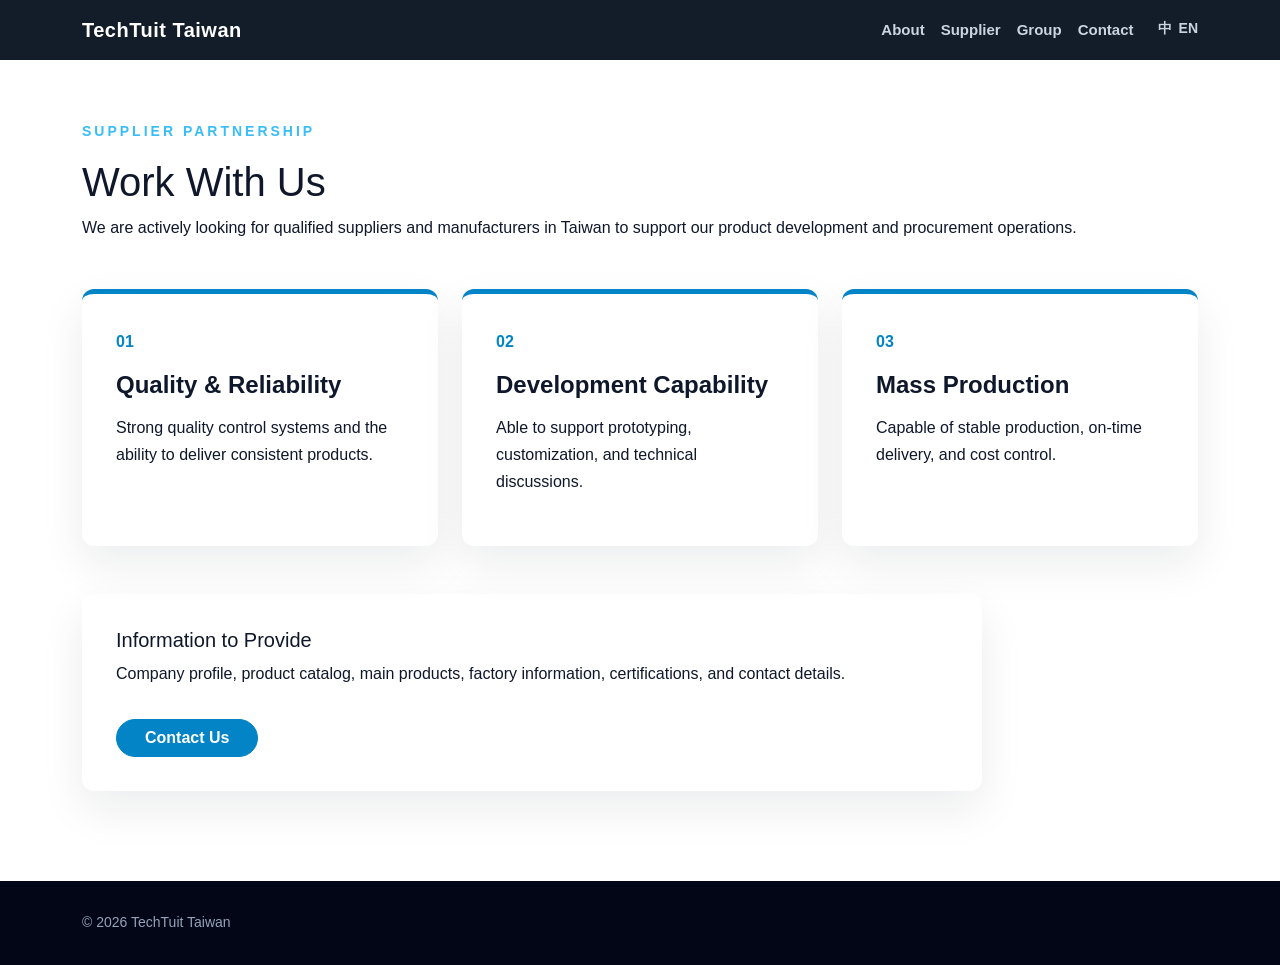
<file: en/supplier.html>
<!doctype html>
<html lang="en">
<head>
  <meta charset="utf-8">
  <meta name="viewport" content="width=device-width, initial-scale=1">

  <title>Supplier Partnership｜TechTuit Taiwan</title>
  <meta name="description" content="Looking for reliable suppliers and manufacturing partners in Taiwan.">

  <link href="https://cdn.jsdelivr.net/npm/bootstrap@5.3.3/dist/css/bootstrap.min.css" rel="stylesheet">
  <link href="../style.css" rel="stylesheet">
</head>

<body>

<!-- NAV -->
<nav class="navbar navbar-expand-lg navbar-dark fixed-top">
  <div class="container">
    <a class="navbar-brand fw-bold" href="index.html">TechTuit Taiwan</a>

    <button class="navbar-toggler" type="button" data-bs-toggle="collapse" data-bs-target="#nav">
      <span class="navbar-toggler-icon"></span>
    </button>

    <div id="nav" class="collapse navbar-collapse">
      <ul class="navbar-nav ms-auto">
        <li class="nav-item"><a class="nav-link" href="about.html">About</a></li>
        <li class="nav-item"><a class="nav-link active" href="supplier.html">Supplier</a></li>
        <li class="nav-item"><a class="nav-link" href="group.html">Group</a></li>
        <li class="nav-item"><a class="nav-link" href="contact.html">Contact</a></li>
      </ul>

      <!-- Language -->
      <div class="lang-switch ms-lg-3 mt-3 mt-lg-0">
        <a href="../zh/supplier.html">中</a>
        <a href="supplier.html">EN</a>
      </div>
    </div>
  </div>
</nav>

<!-- CONTENT -->
<section class="section" style="padding-top:120px;">
  <div class="container">

    <p class="section-label">Supplier Partnership</p>
    <h1>Work With Us</h1>

    <p class="mb-4">
      We are actively looking for qualified suppliers and manufacturers in Taiwan
      to support our product development and procurement operations.
    </p>

    <div class="row g-4 mt-3">

      <div class="col-md-4">
        <div class="card-box">
          <span>01</span>
          <h4>Quality & Reliability</h4>
          <p>
            Strong quality control systems and the ability to deliver consistent products.
          </p>
        </div>
      </div>

      <div class="col-md-4">
        <div class="card-box">
          <span>02</span>
          <h4>Development Capability</h4>
          <p>
            Able to support prototyping, customization, and technical discussions.
          </p>
        </div>
      </div>

      <div class="col-md-4">
        <div class="card-box">
          <span>03</span>
          <h4>Mass Production</h4>
          <p>
            Capable of stable production, on-time delivery, and cost control.
          </p>
        </div>
      </div>

    </div>

    <div class="contact-box mt-5">
      <h5>Information to Provide</h5>
      <p>
        Company profile, product catalog, main products, factory information,
        certifications, and contact details.
      </p>

      <a href="contact.html" class="btn btn-primary mt-3">
        Contact Us
      </a>
    </div>

  </div>
</section>

<!-- FOOTER -->
<footer>
  <div class="container">
    © 2026 TechTuit Taiwan
  </div>
</footer>

<button id="topBtn">↑</button>

<script src="https://cdn.jsdelivr.net/npm/bootstrap@5.3.3/dist/js/bootstrap.bundle.min.js"></script>
<script src="../main.js"></script>

</body>
</html>
</file>
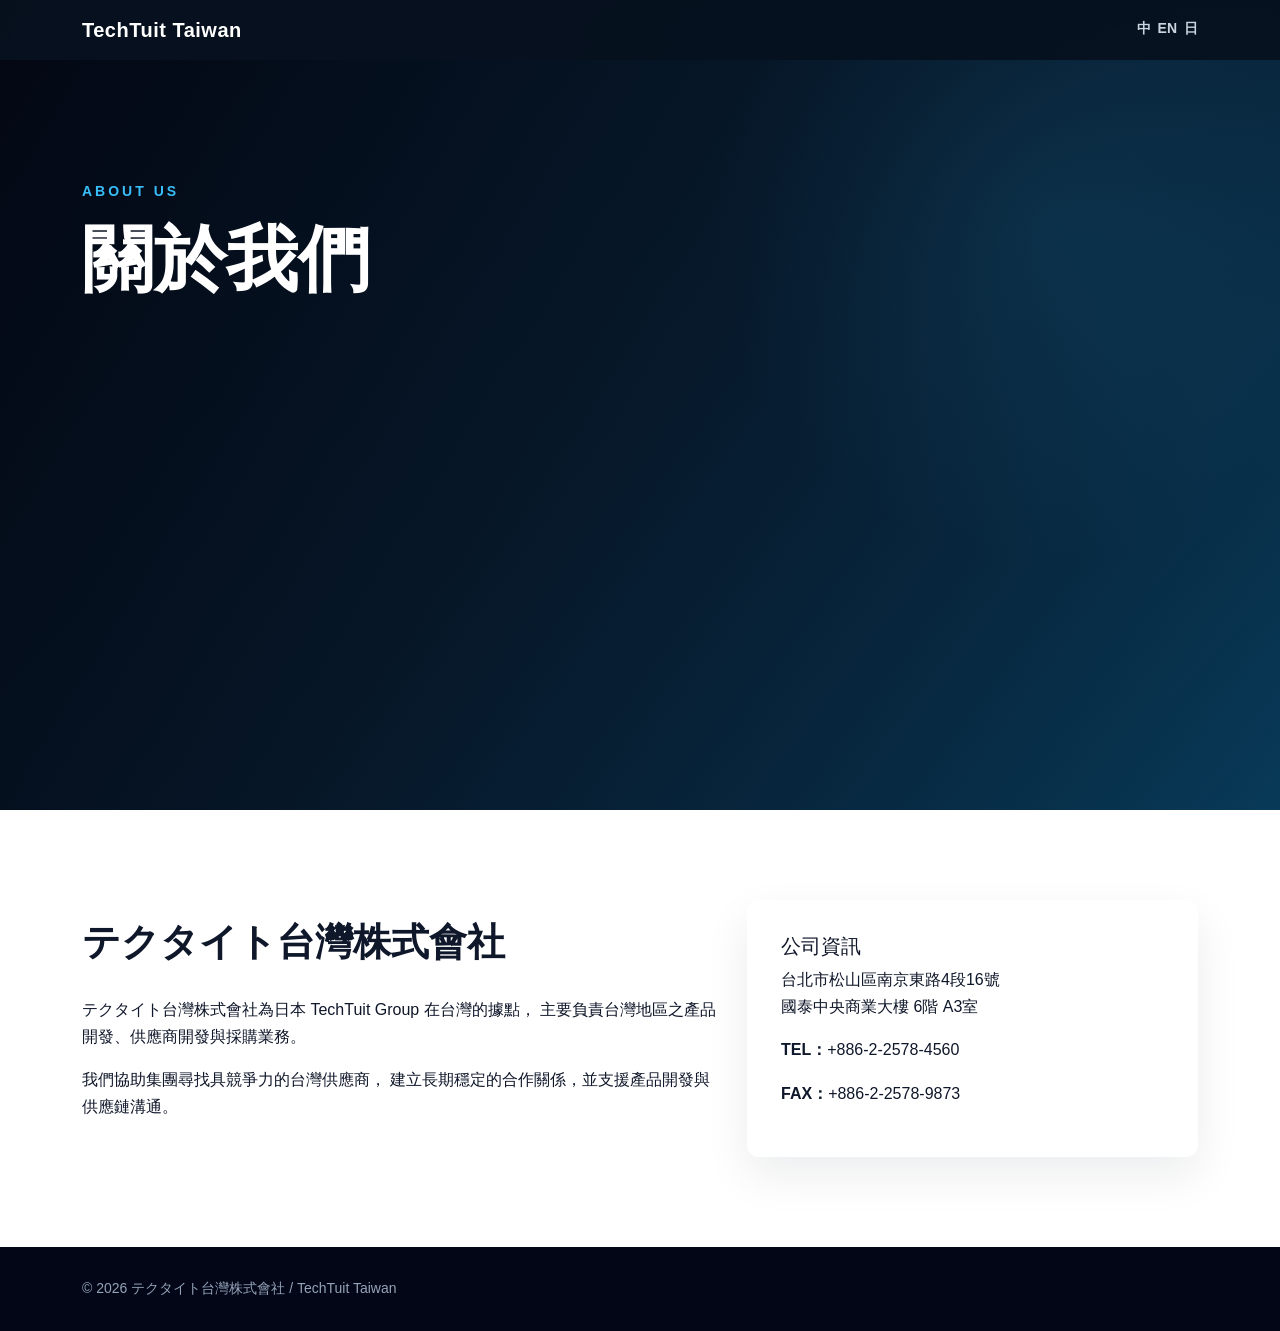
<file: zh/about.html>
<!doctype html>
<html lang="zh-Hant">
<head>
  <meta charset="utf-8">
  <meta name="viewport" content="width=device-width, initial-scale=1">
  <title>關於我們｜TechTuit Taiwan</title>

  <link href="https://cdn.jsdelivr.net/npm/bootstrap@5.3.3/dist/css/bootstrap.min.css" rel="stylesheet">
  <link href="../style.css" rel="stylesheet">
</head>

<body>

<nav class="navbar navbar-expand-lg navbar-dark fixed-top">
  <div class="container">
    <a class="navbar-brand fw-bold" href="../index.html">TechTuit Taiwan</a>

    <div class="ms-auto lang-switch">
      <a href="../index.html">中</a>
      <a href="../en/about.html">EN</a>
      <a href="../jp/about.html">日</a>
    </div>
  </div>
</nav>

<section class="hero inner-hero">
  <div class="container">
    <p class="eyebrow">About Us</p>
    <h1>關於我們</h1>
  </div>
</section>

<section class="section">
  <div class="container">
    <div class="row align-items-center g-4">
      <div class="col-lg-7">
        <h2>テクタイト台灣株式會社</h2>
        <p>
          テクタイト台灣株式會社為日本 TechTuit Group 在台灣的據點，
          主要負責台灣地區之產品開發、供應商開發與採購業務。
        </p>
        <p>
          我們協助集團尋找具競爭力的台灣供應商，
          建立長期穩定的合作關係，並支援產品開發與供應鏈溝通。
        </p>
      </div>

      <div class="col-lg-5">
        <div class="info-card">
          <h5>公司資訊</h5>
          <p>台北市松山區南京東路4段16號<br>國泰中央商業大樓 6階 A3室</p>
          <p><strong>TEL：</strong>+886-2-2578-4560</p>
          <p><strong>FAX：</strong>+886-2-2578-9873</p>
        </div>
      </div>
    </div>
  </div>
</section>

<footer>
  <div class="container">© 2026 テクタイト台灣株式會社 / TechTuit Taiwan</div>
</footer>

</body>
</html>
</file>
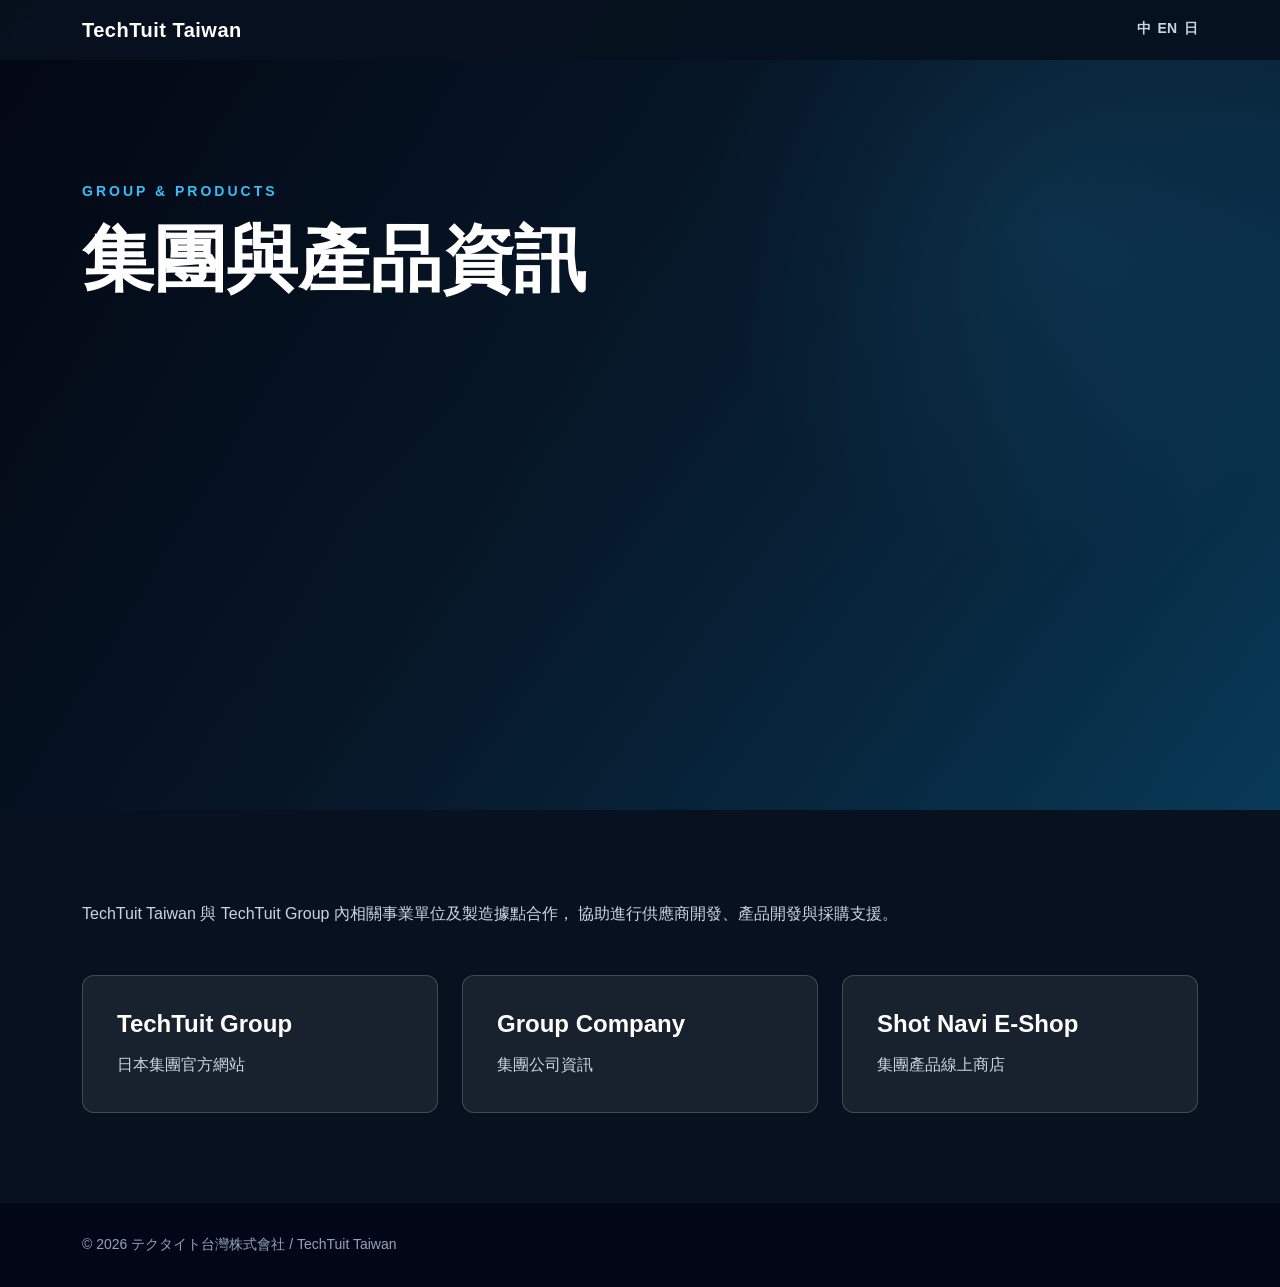
<file: zh/group.html>
<!doctype html>
<html lang="zh-Hant">
<head>
  <meta charset="utf-8">
  <meta name="viewport" content="width=device-width, initial-scale=1">
  <title>集團與產品｜TechTuit Taiwan</title>

  <link href="https://cdn.jsdelivr.net/npm/bootstrap@5.3.3/dist/css/bootstrap.min.css" rel="stylesheet">
  <link href="../style.css" rel="stylesheet">
</head>

<body>

<nav class="navbar navbar-expand-lg navbar-dark fixed-top">
  <div class="container">
    <a class="navbar-brand fw-bold" href="../index.html">TechTuit Taiwan</a>

    <div class="ms-auto lang-switch">
      <a href="../zh/group.html">中</a>
      <a href="../en/group.html">EN</a>
      <a href="../jp/group.html">日</a>
    </div>
  </div>
</nav>

<section class="hero inner-hero">
  <div class="container">
    <p class="eyebrow">Group & Products</p>
    <h1>集團與產品資訊</h1>
  </div>
</section>

<section class="section section-dark">
  <div class="container">
    <p>
      TechTuit Taiwan 與 TechTuit Group 內相關事業單位及製造據點合作，
      協助進行供應商開發、產品開發與採購支援。
    </p>

    <div class="row g-4 mt-4">
      <div class="col-md-4">
        <a class="link-card" href="https://www.techtuit.co.jp/" target="_blank">
          <h4>TechTuit Group</h4>
          <p>日本集團官方網站</p>
        </a>
      </div>

      <div class="col-md-4">
        <a class="link-card" href="https://www.techtuit.co.jp/abouttechtuit/group/" target="_blank">
          <h4>Group Company</h4>
          <p>集團公司資訊</p>
        </a>
      </div>

      <div class="col-md-4">
        <a class="link-card" href="https://online-shop.shotnavi.jp/" target="_blank">
          <h4>Shot Navi E-Shop</h4>
          <p>集團產品線上商店</p>
        </a>
      </div>
    </div>
  </div>
</section>

<footer>
  <div class="container">© 2026 テクタイト台灣株式會社 / TechTuit Taiwan</div>
</footer>

</body>
</html>
</file>
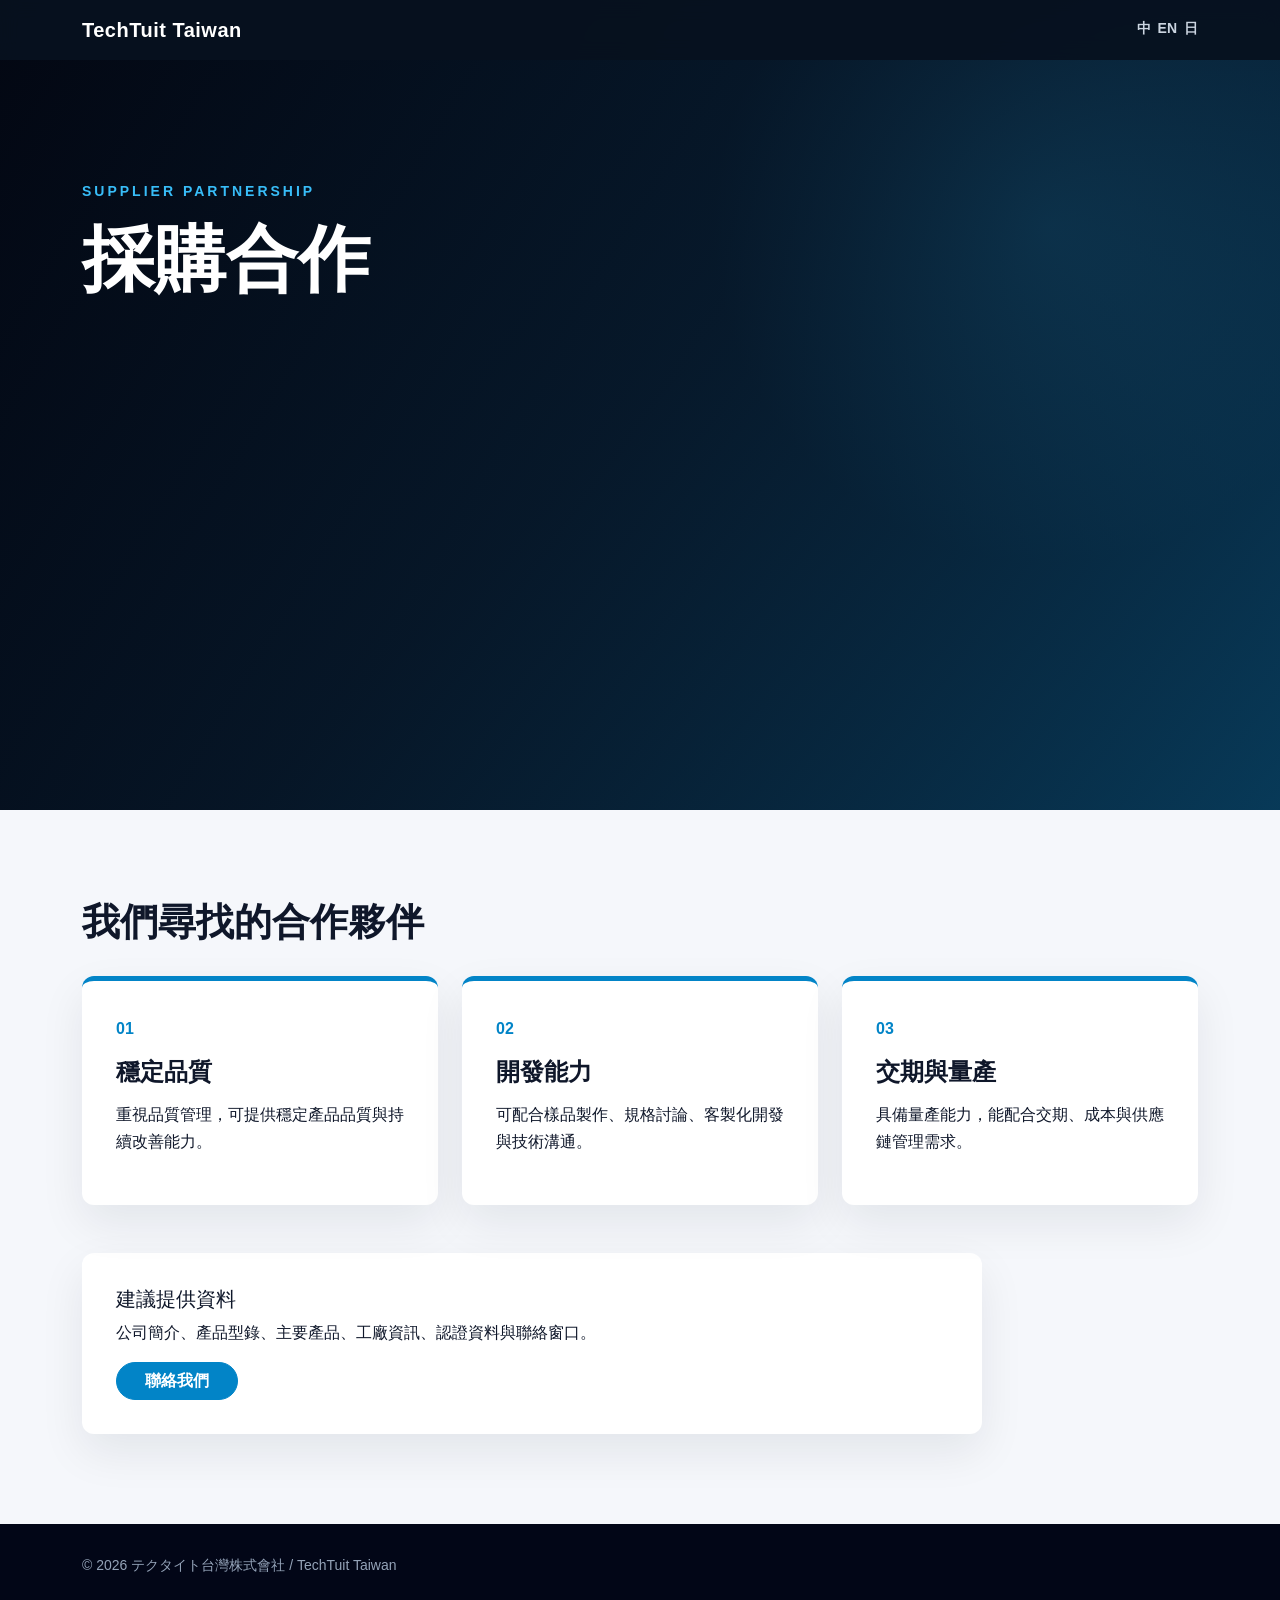
<file: zh/supplier.html>
<!doctype html>
<html lang="zh-Hant">
<head>
  <meta charset="utf-8">
  <meta name="viewport" content="width=device-width, initial-scale=1">
  <title>採購合作｜TechTuit Taiwan</title>

  <link href="https://cdn.jsdelivr.net/npm/bootstrap@5.3.3/dist/css/bootstrap.min.css" rel="stylesheet">
  <link href="../style.css" rel="stylesheet">
</head>

<body>

<nav class="navbar navbar-expand-lg navbar-dark fixed-top">
  <div class="container">
    <a class="navbar-brand fw-bold" href="../index.html">TechTuit Taiwan</a>

    <div class="ms-auto lang-switch">
      <a href="../zh/supplier.html">中</a>
      <a href="../en/supplier.html">EN</a>
      <a href="../jp/supplier.html">日</a>
    </div>
  </div>
</nav>

<section class="hero inner-hero">
  <div class="container">
    <p class="eyebrow">Supplier Partnership</p>
    <h1>採購合作</h1>
  </div>
</section>

<section class="section section-light">
  <div class="container">
    <h2>我們尋找的合作夥伴</h2>

    <div class="row g-4">
      <div class="col-md-4">
        <div class="card-box">
          <span>01</span>
          <h4>穩定品質</h4>
          <p>重視品質管理，可提供穩定產品品質與持續改善能力。</p>
        </div>
      </div>

      <div class="col-md-4">
        <div class="card-box">
          <span>02</span>
          <h4>開發能力</h4>
          <p>可配合樣品製作、規格討論、客製化開發與技術溝通。</p>
        </div>
      </div>

      <div class="col-md-4">
        <div class="card-box">
          <span>03</span>
          <h4>交期與量產</h4>
          <p>具備量產能力，能配合交期、成本與供應鏈管理需求。</p>
        </div>
      </div>
    </div>

    <div class="contact-box mt-5">
      <h5>建議提供資料</h5>
      <p>公司簡介、產品型錄、主要產品、工廠資訊、認證資料與聯絡窗口。</p>
      <a href="contact.html" class="btn btn-primary">聯絡我們</a>
    </div>
  </div>
</section>

<footer>
  <div class="container">© 2026 テクタイト台灣株式會社 / TechTuit Taiwan</div>
</footer>

</body>
</html>
</file>
<file: style.css>
:root {
  --navy: #07111f;
  --navy-dark: #020617;
  --blue: #0284c7;
  --sky: #38bdf8;
  --light: #f5f7fb;
  --text: #0f172a;
  --gray: #64748b;
}

* {
  box-sizing: border-box;
}

body {
  margin: 0;
  font-family: "Noto Sans TC", "Segoe UI", Arial, sans-serif;
  color: var(--text);
  background: #fff;
  line-height: 1.7;
}

/* NAVBAR */
.navbar {
  background: rgba(7, 17, 31, 0.95) !important;
  backdrop-filter: blur(10px);
}

.navbar-brand {
  font-weight: 800;
  letter-spacing: .5px;
}

.nav-link {
  color: #cbd5e1 !important;
  font-size: 15px;
  font-weight: 600;
}

.nav-link:hover {
  color: var(--sky) !important;
}

/* LANGUAGE SWITCH */
.lang-switch {
  display: inline-flex;
  align-items: center;
  gap: 7px;
  color: rgba(255, 255, 255, .45);
}

.lang-switch a {
  color: #cbd5e1;
  text-decoration: none;
  margin-left: 0;
  font-size: 14px;
  font-weight: 700;
  padding-bottom: 2px;
}

.lang-switch a:hover {
  color: var(--sky);
}

.lang-switch a.active {
  color: #fff;
  font-weight: 800;
  border-bottom: 2px solid var(--sky);
}

/* HERO */
.hero {
  min-height: 90vh;
  padding: 180px 0 110px;
  color: #fff;
  background:
    linear-gradient(120deg, rgba(3, 7, 18, .94), rgba(8, 47, 73, .75)),
    radial-gradient(circle at 82% 28%, rgba(56, 189, 248, .55), transparent 28%),
    linear-gradient(135deg, #020617, #0f172a 50%, #075985);
}

.eyebrow,
.section-label {
  color: var(--sky);
  font-size: 14px;
  font-weight: 800;
  letter-spacing: 3px;
  text-transform: uppercase;
  margin-bottom: 14px;
}

.hero h1 {
  max-width: 900px;
  font-size: clamp(34px, 5.6vw, 72px);
  font-weight: 800;
  line-height: 1.15;
  margin-bottom: 24px;
}

.hero .lead {
  max-width: 760px;
  color: #dbeafe;
  font-size: 20px;
}

/* SECTIONS */
.section {
  padding: 90px 0;
}

.section-light {
  background: var(--light);
}

.section-dark {
  background: var(--navy);
  color: #fff;
}

.section-dark p {
  color: #cbd5e1;
}

.section h2 {
  font-size: 38px;
  font-weight: 800;
  margin-bottom: 30px;
}

/* CARDS */
.info-card,
.contact-box {
  background: #fff;
  border-radius: 12px;
  padding: 34px;
  box-shadow: 0 18px 45px rgba(15, 23, 42, .08);
}

.card-box {
  height: 100%;
  padding: 34px;
  background: #fff;
  border-radius: 12px;
  border-top: 5px solid var(--blue);
  box-shadow: 0 18px 45px rgba(15, 23, 42, .08);
  transition: .25s;
}

.card-box:hover {
  transform: translateY(-6px);
  box-shadow: 0 24px 60px rgba(15, 23, 42, .14);
}

.card-box span {
  display: block;
  color: var(--blue);
  font-weight: 800;
  margin-bottom: 16px;
}

.card-box h4 {
  font-weight: 800;
  margin-bottom: 14px;
}

/* LINK CARDS */
.link-card {
  display: block;
  height: 100%;
  padding: 34px;
  border: 1px solid rgba(255, 255, 255, .18);
  border-radius: 12px;
  color: #fff;
  text-decoration: none;
  background: rgba(255, 255, 255, .07);
  transition: .25s;
}

.link-card:hover {
  color: #fff;
  background: rgba(56, 189, 248, .16);
  transform: translateY(-6px);
}

.link-card h4 {
  font-weight: 800;
  margin-bottom: 12px;
}

.link-card p {
  margin-bottom: 0;
}

/* CONTACT */
.contact-box {
  max-width: 900px;
}

.form-control {
  border-radius: 8px;
  padding: 13px 15px;
  border: 1px solid #dbe3ef;
}

.form-control:focus {
  border-color: var(--blue);
  box-shadow: 0 0 0 .2rem rgba(2, 132, 199, .15);
}

/* BUTTON */
.btn-primary {
  background: var(--blue);
  border-color: var(--blue);
  border-radius: 999px;
  padding-left: 28px;
  padding-right: 28px;
  font-weight: 700;
}

.btn-primary:hover {
  background: #0369a1;
  border-color: #0369a1;
}

/* FOOTER */
footer {
  padding: 30px 0;
  background: var(--navy-dark);
  color: #94a3b8;
  font-size: 14px;
}

/* TOP BUTTON */
#topBtn {
  display: none;
  position: fixed;
  right: 22px;
  bottom: 22px;
  width: 46px;
  height: 46px;
  border: none;
  border-radius: 50%;
  background: var(--blue);
  color: white;
  font-size: 20px;
  z-index: 999;
}

#topBtn:hover {
  background: #0369a1;
}

/* TABLET / NAVBAR MOBILE */
@media (max-width: 991px) {
  .navbar-collapse {
    padding: 18px 0 12px;
  }

  .navbar-nav {
    gap: 8px;
  }

  .nav-link {
    font-size: 16px;
    padding: 10px 0 !important;
  }

  .lang-switch {
    padding-top: 10px;
  }

  .hero {
    padding: 145px 0 82px;
  }

  .hero h1 {
    font-size: 46px;
  }

  .hero .lead {
    font-size: 18px;
  }
}

/* MOBILE */
@media (max-width: 768px) {
  .hero {
    min-height: auto;
    padding: 120px 0 64px;
  }

  .hero h1 {
    font-size: 34px;
    line-height: 1.22;
    letter-spacing: -1px;
    margin-bottom: 18px;
  }

  .hero .lead {
    font-size: 16px;
    line-height: 1.8;
    max-width: 100%;
  }

  .eyebrow,
  .section-label {
    font-size: 12px;
    letter-spacing: 2px;
  }

  .section {
    padding: 64px 0;
  }

  .section h2 {
    font-size: 30px;
    margin-bottom: 22px;
  }

  .card-box,
  .info-card,
  .contact-box,
  .link-card {
    padding: 24px;
    border-radius: 14px;
  }

  .card-box h4,
  .link-card h4 {
    font-size: 20px;
  }
}

/* SMALL MOBILE */
@media (max-width: 480px) {
  .navbar-brand {
    font-size: 20px;
  }

  .hero {
    padding: 112px 0 58px;
  }

  .hero h1 {
    font-size: 31px;
  }

  .hero .lead {
    font-size: 15.5px;
  }

  .hero .btn-primary {
    width: 100%;
    padding: 14px 20px;
    font-size: 17px;
  }
}
</file>
